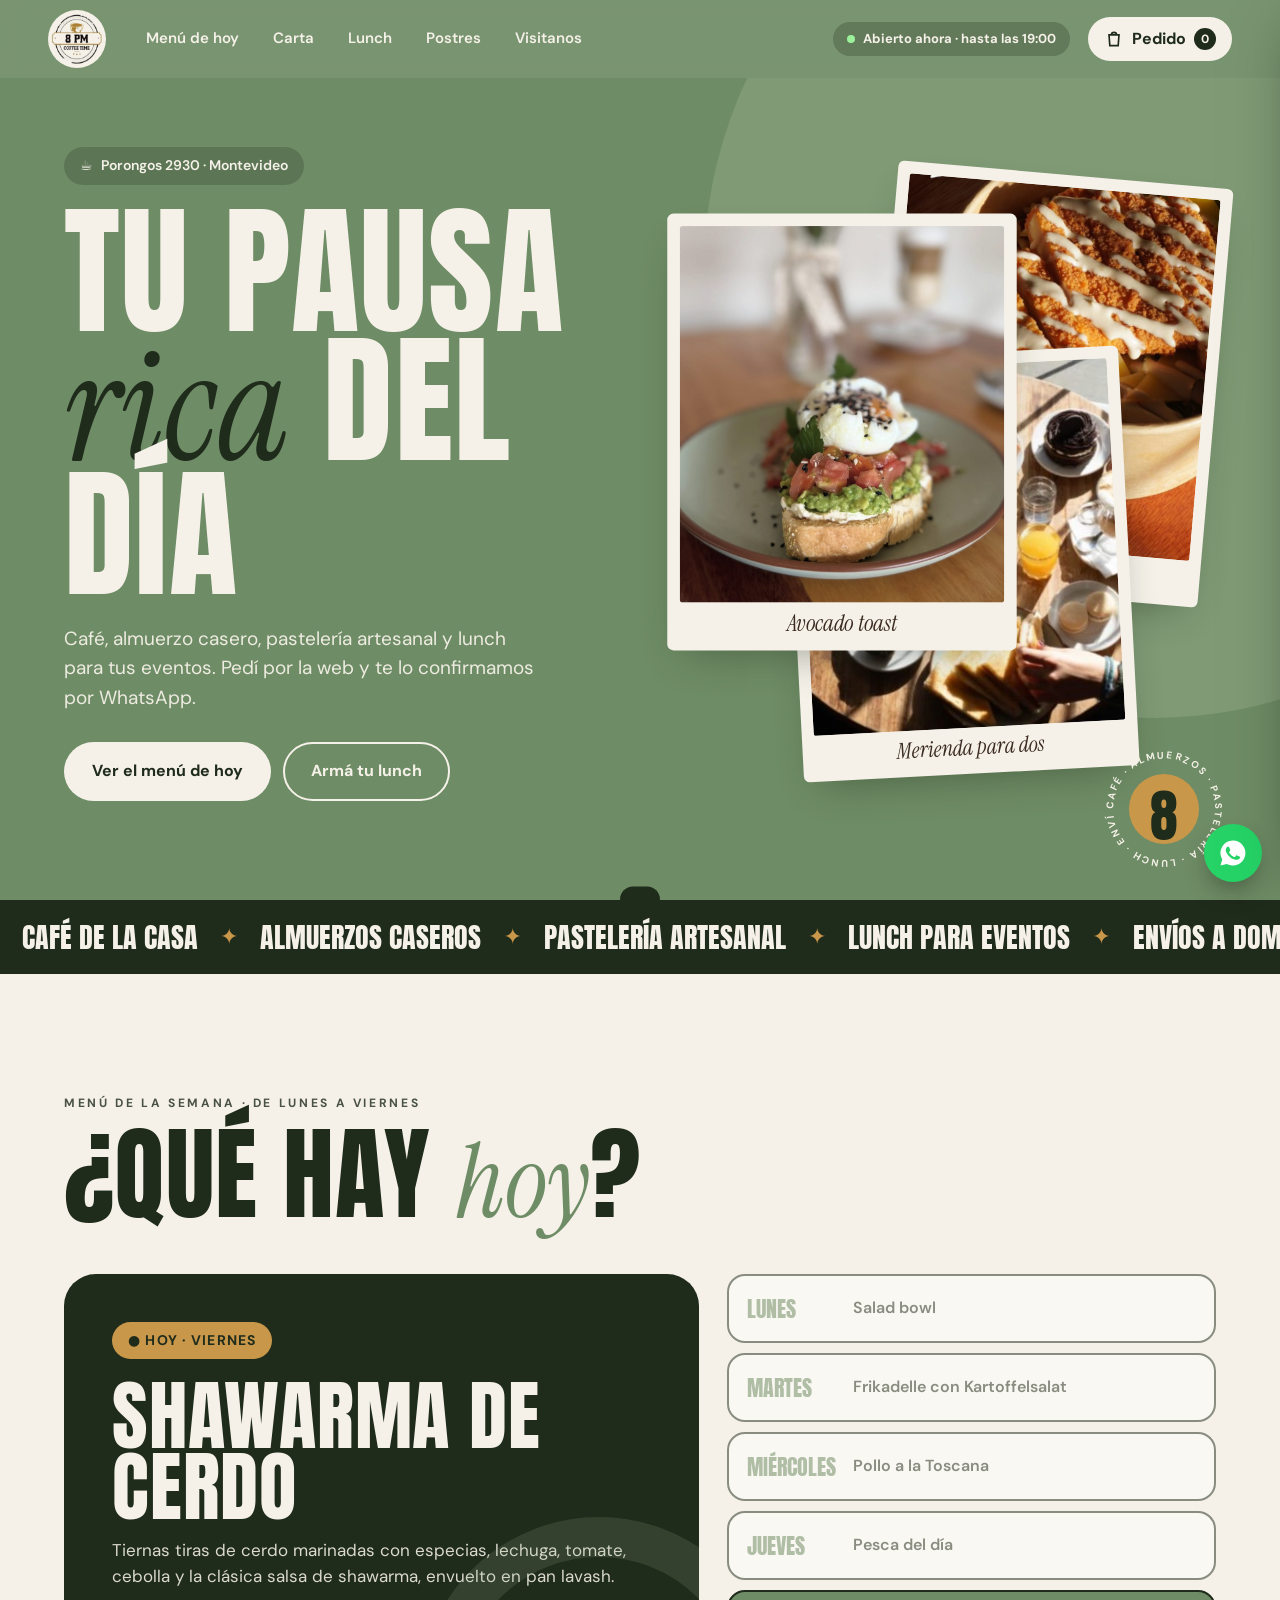
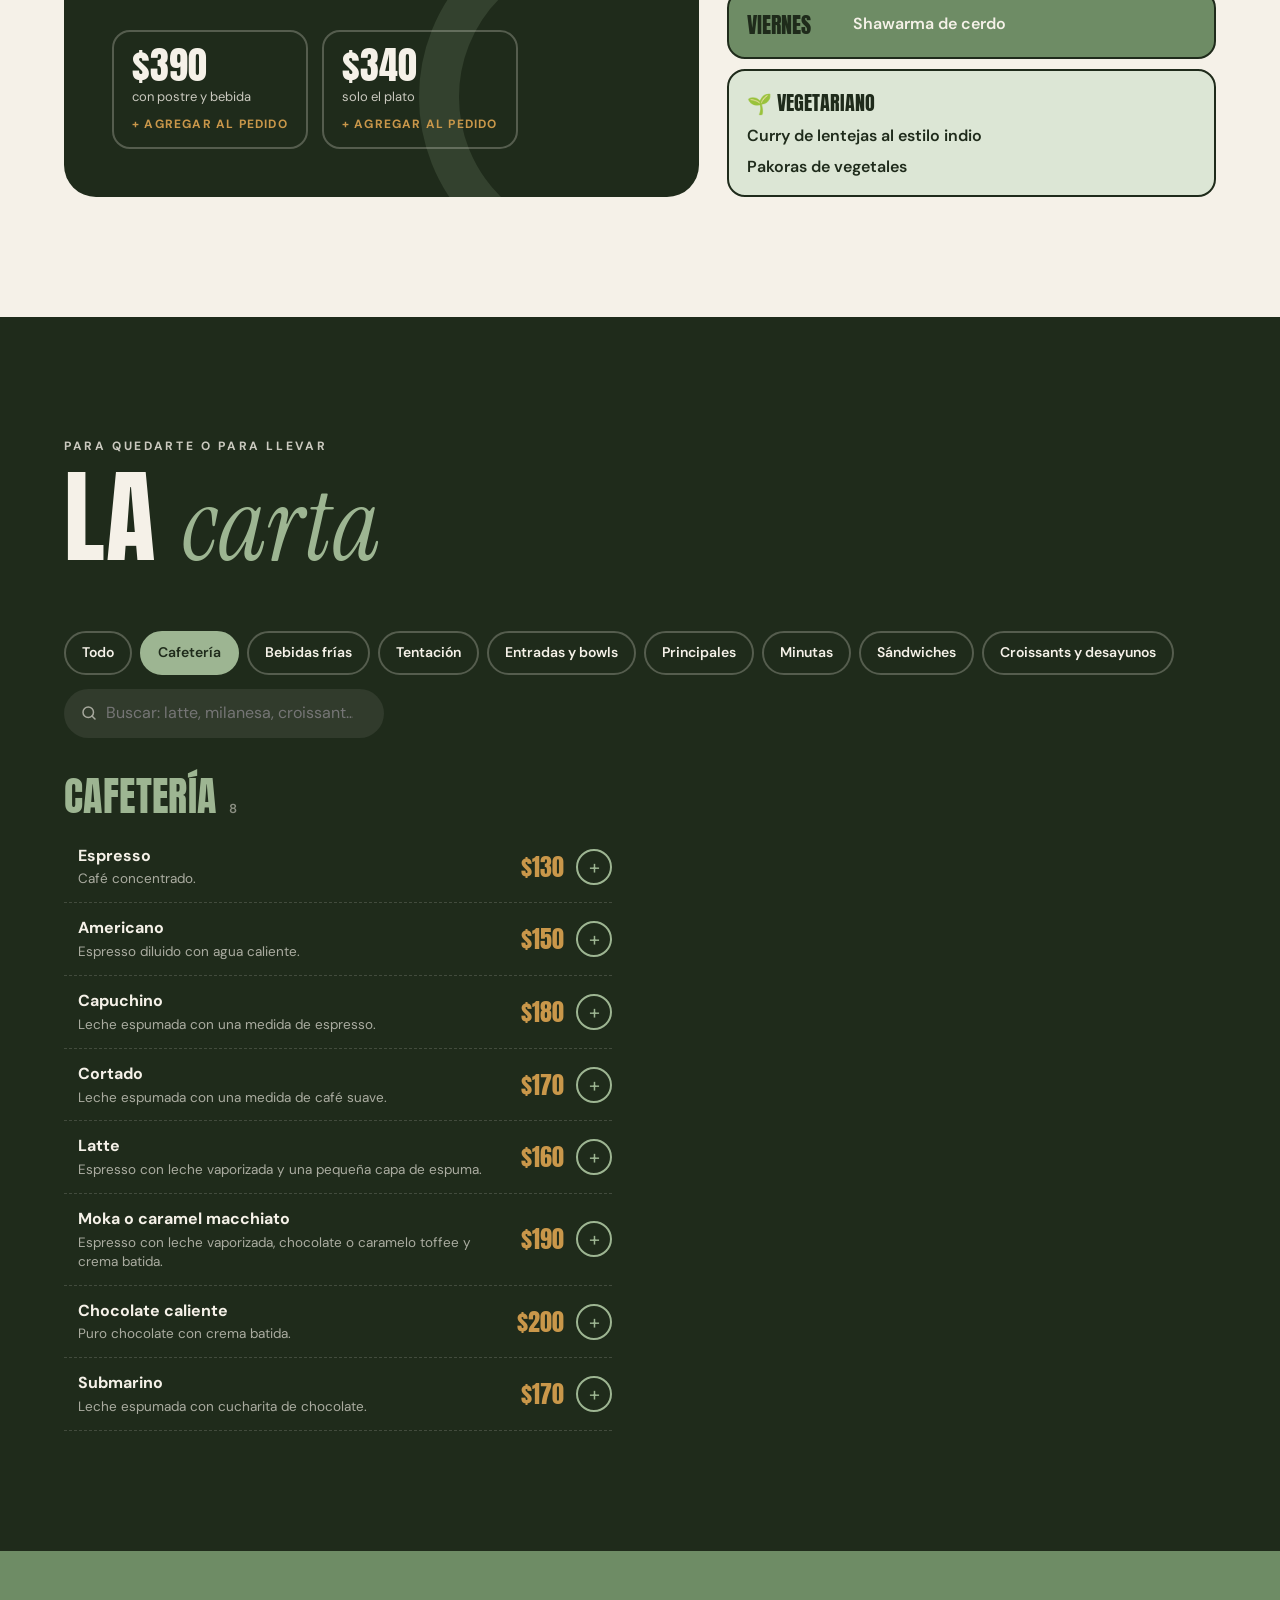
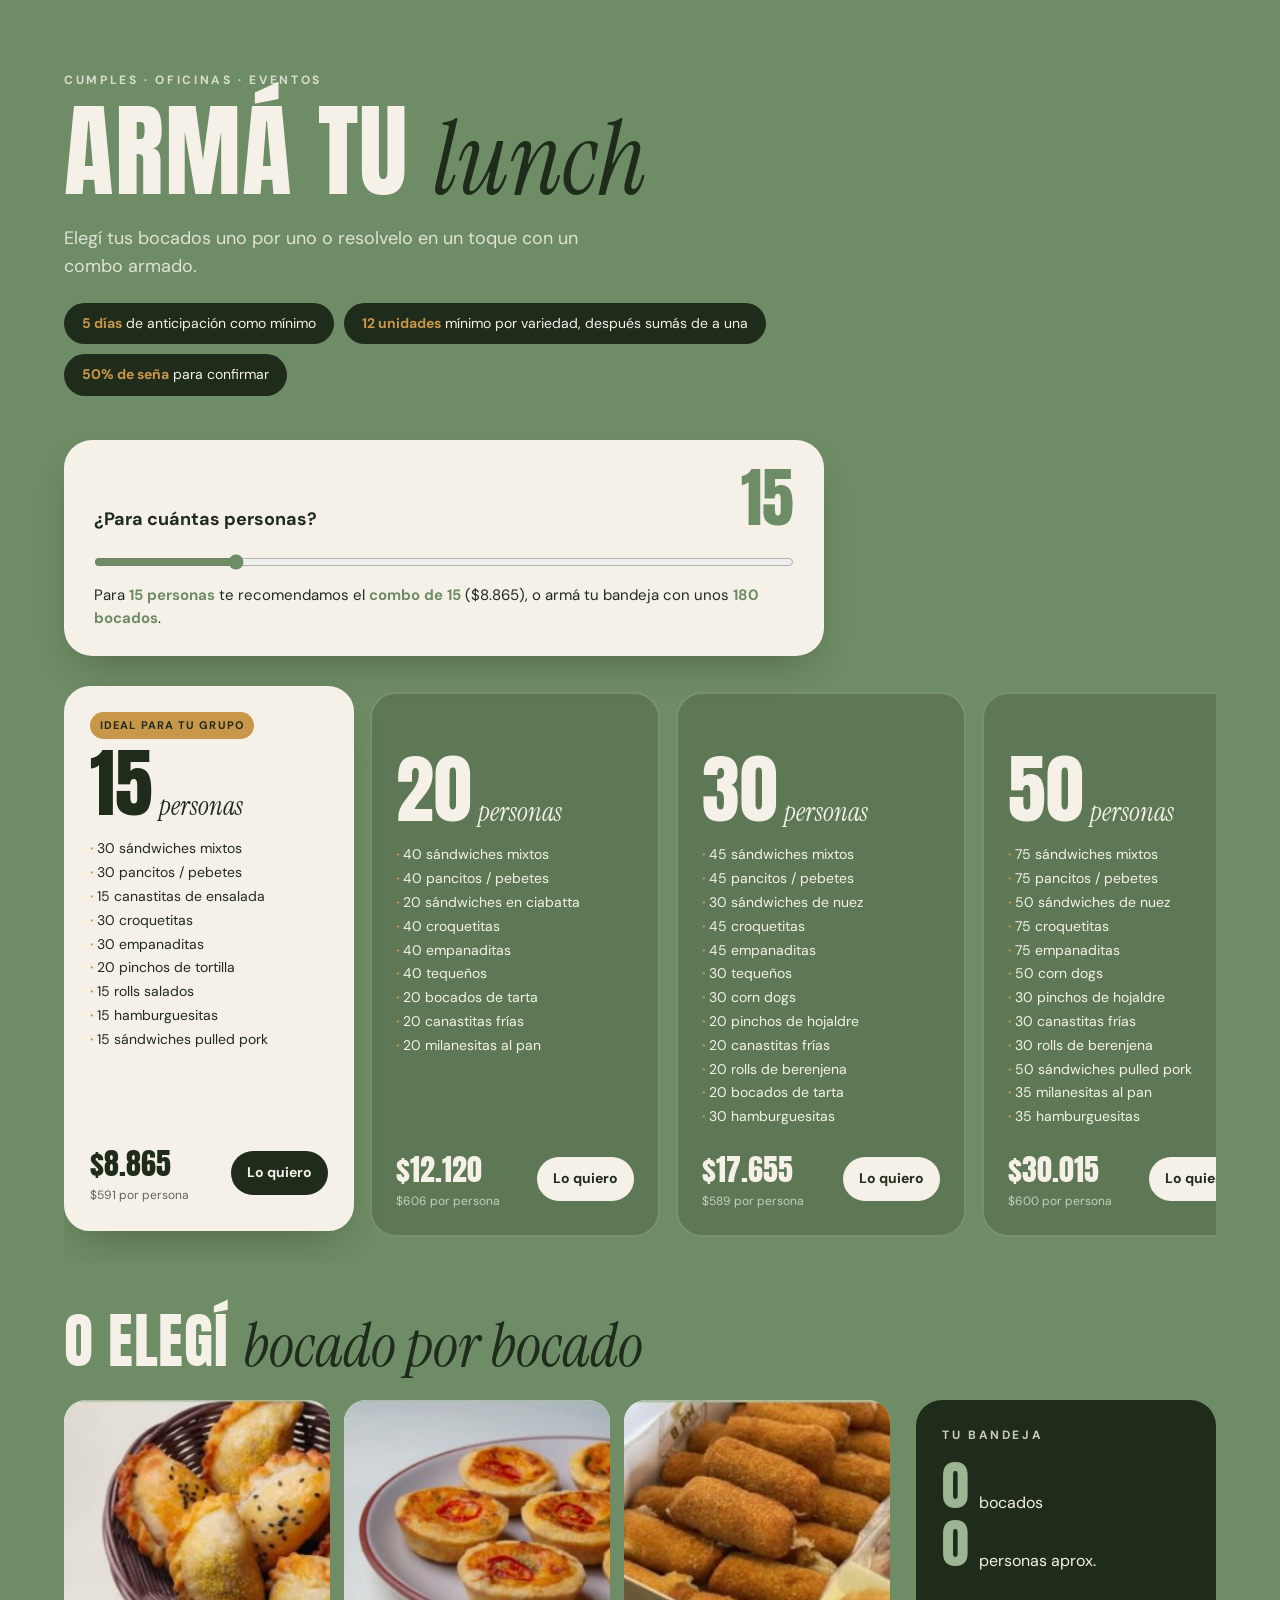
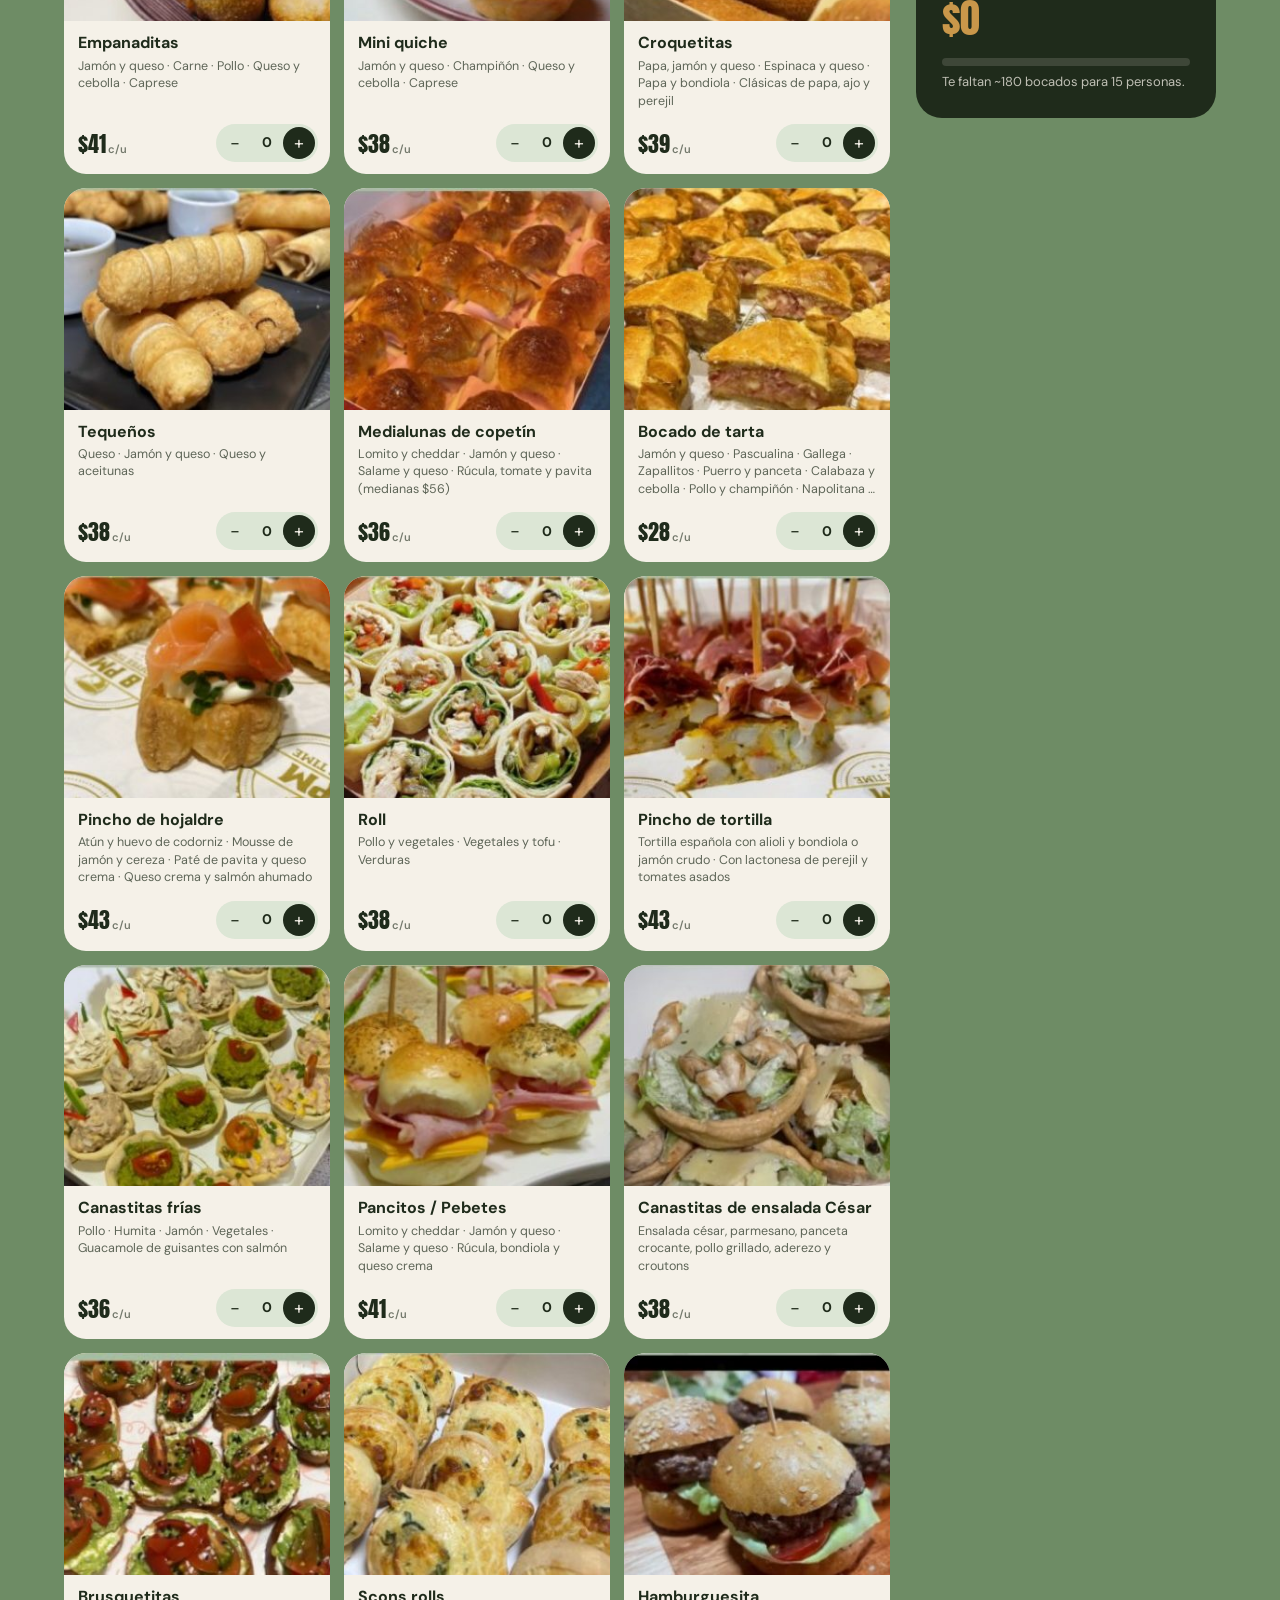
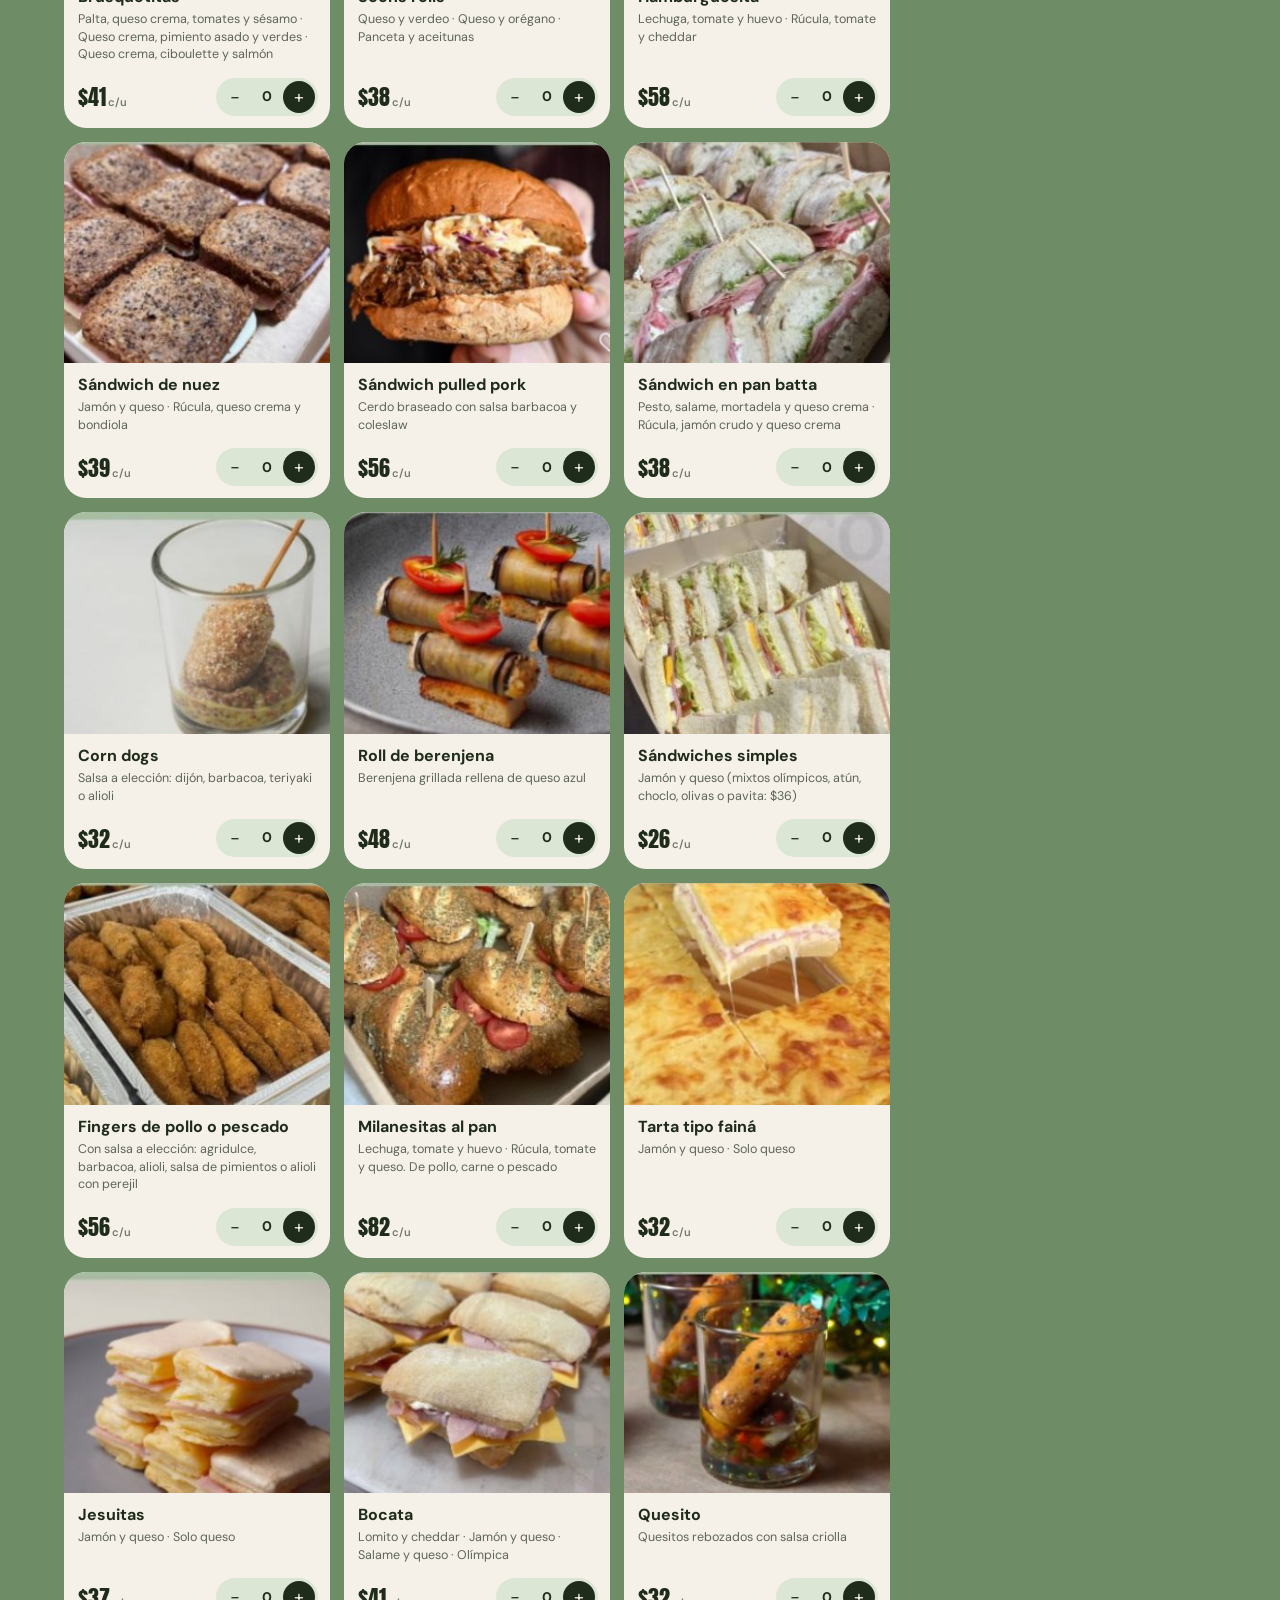
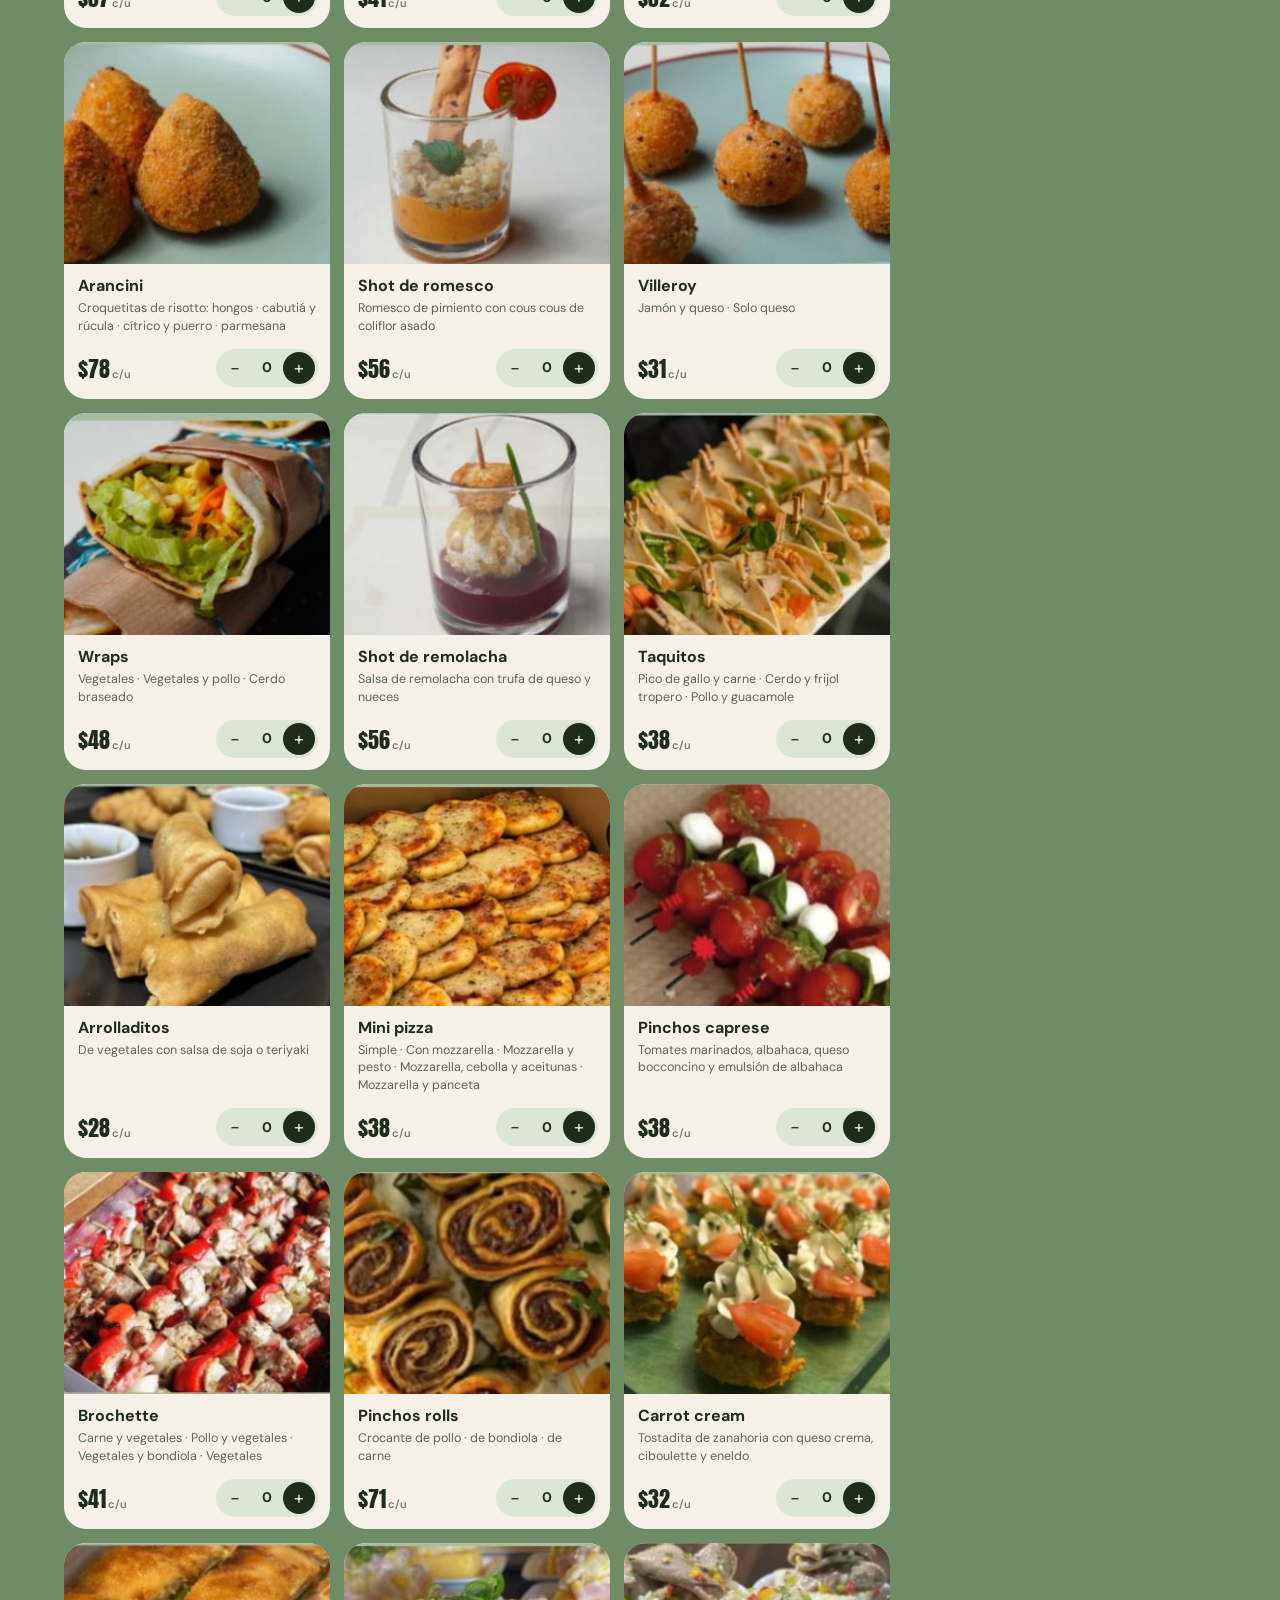
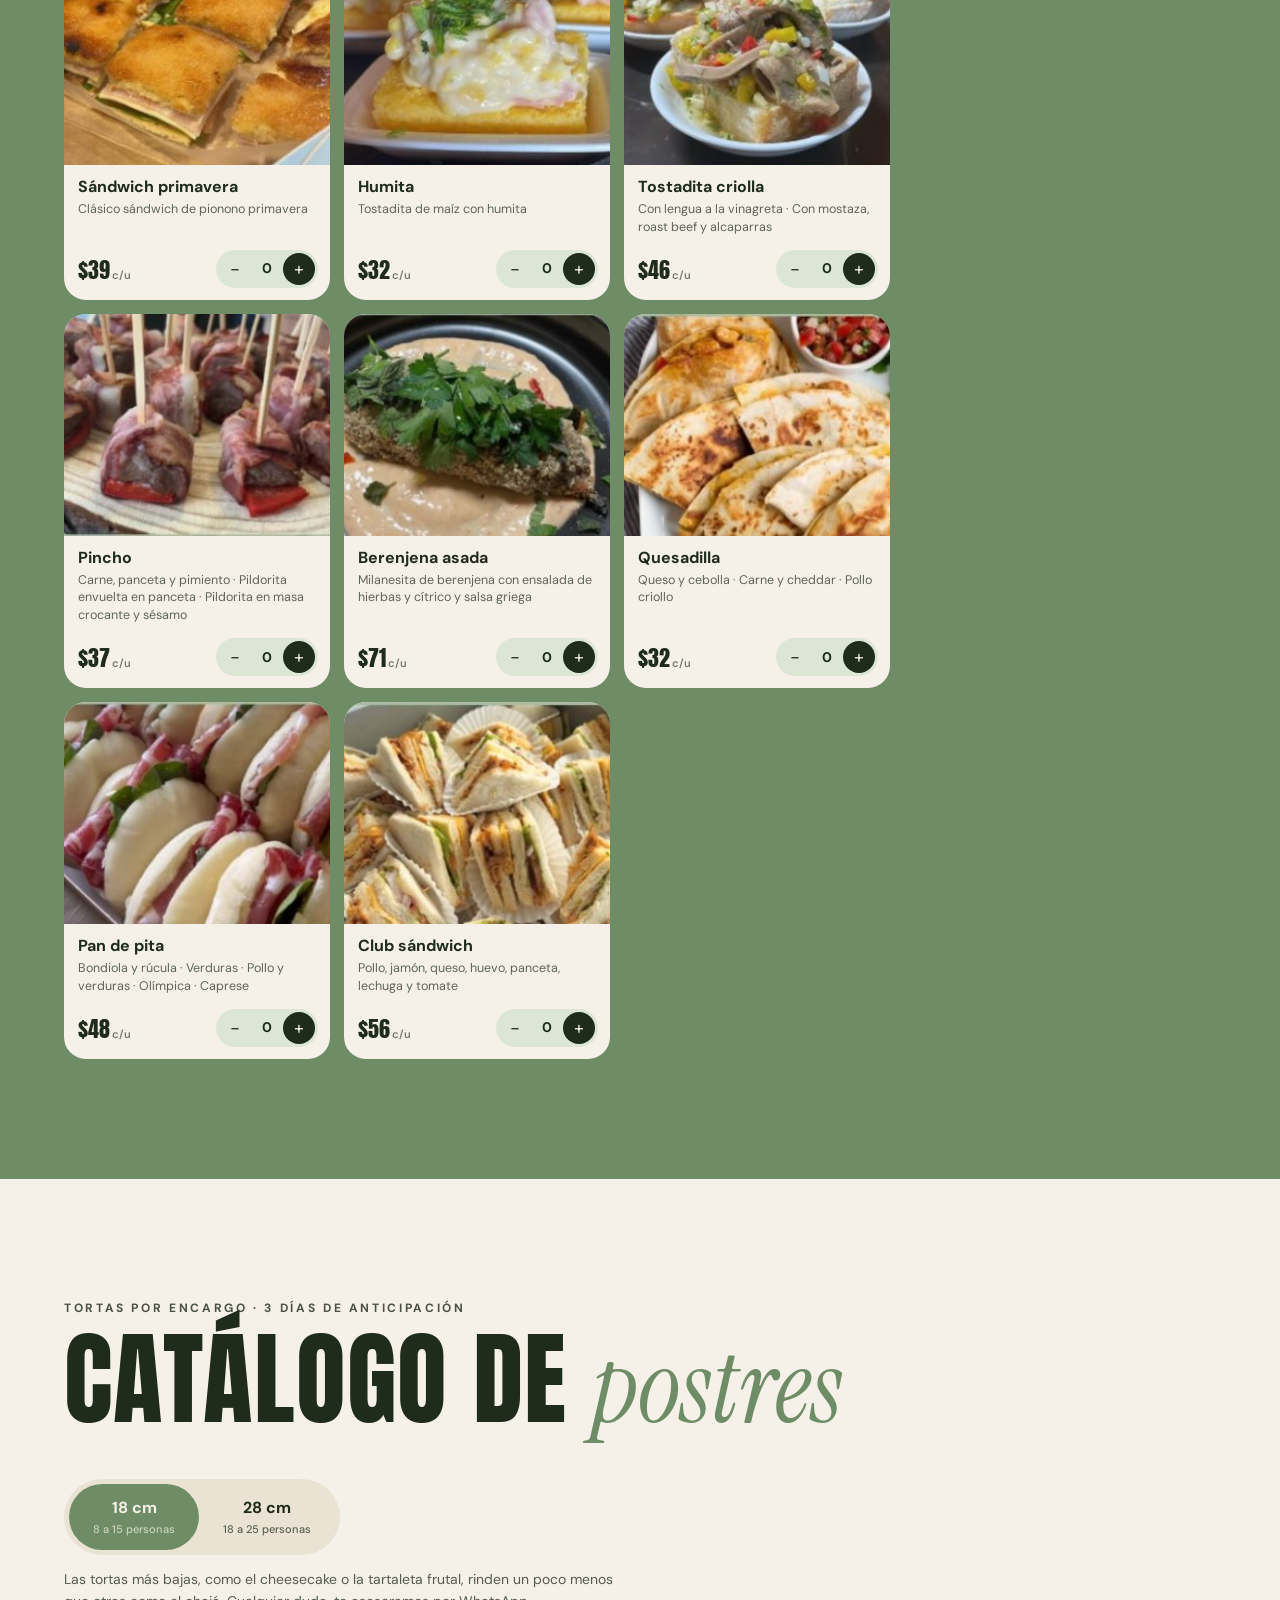
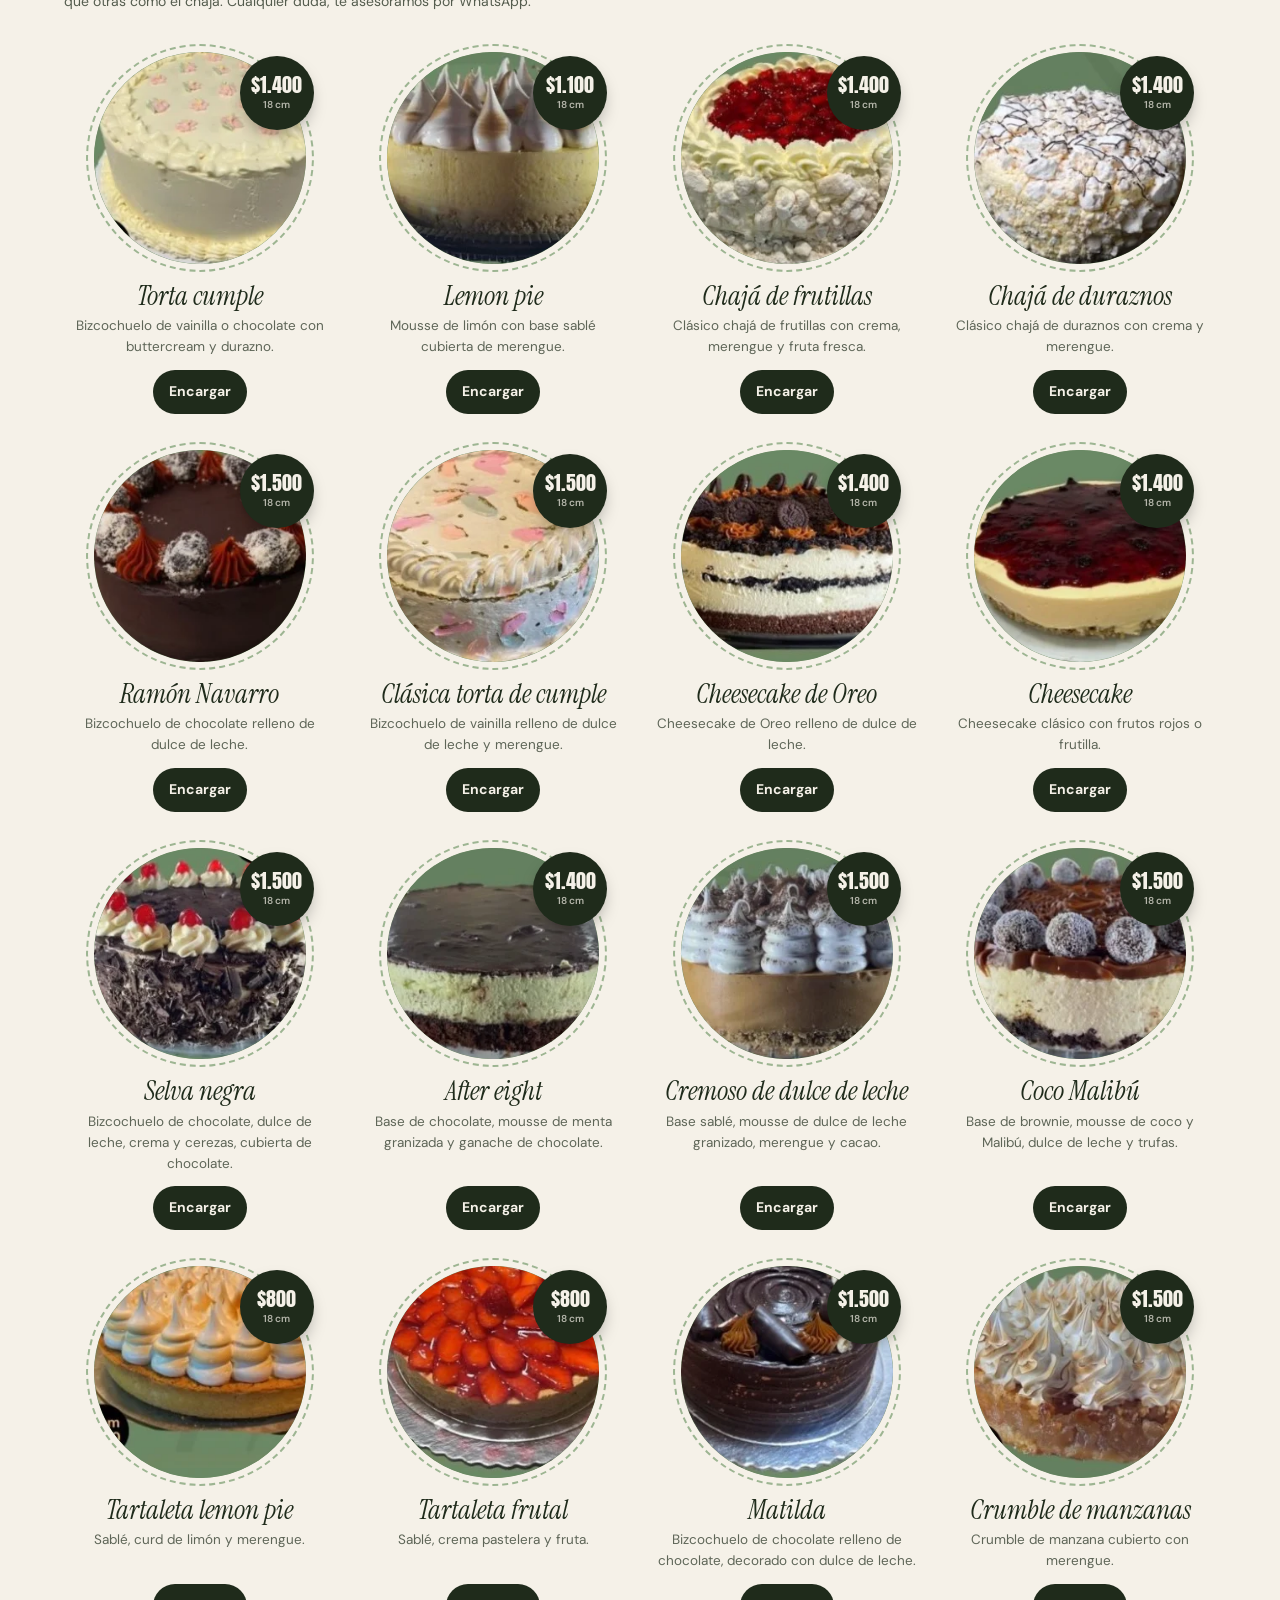
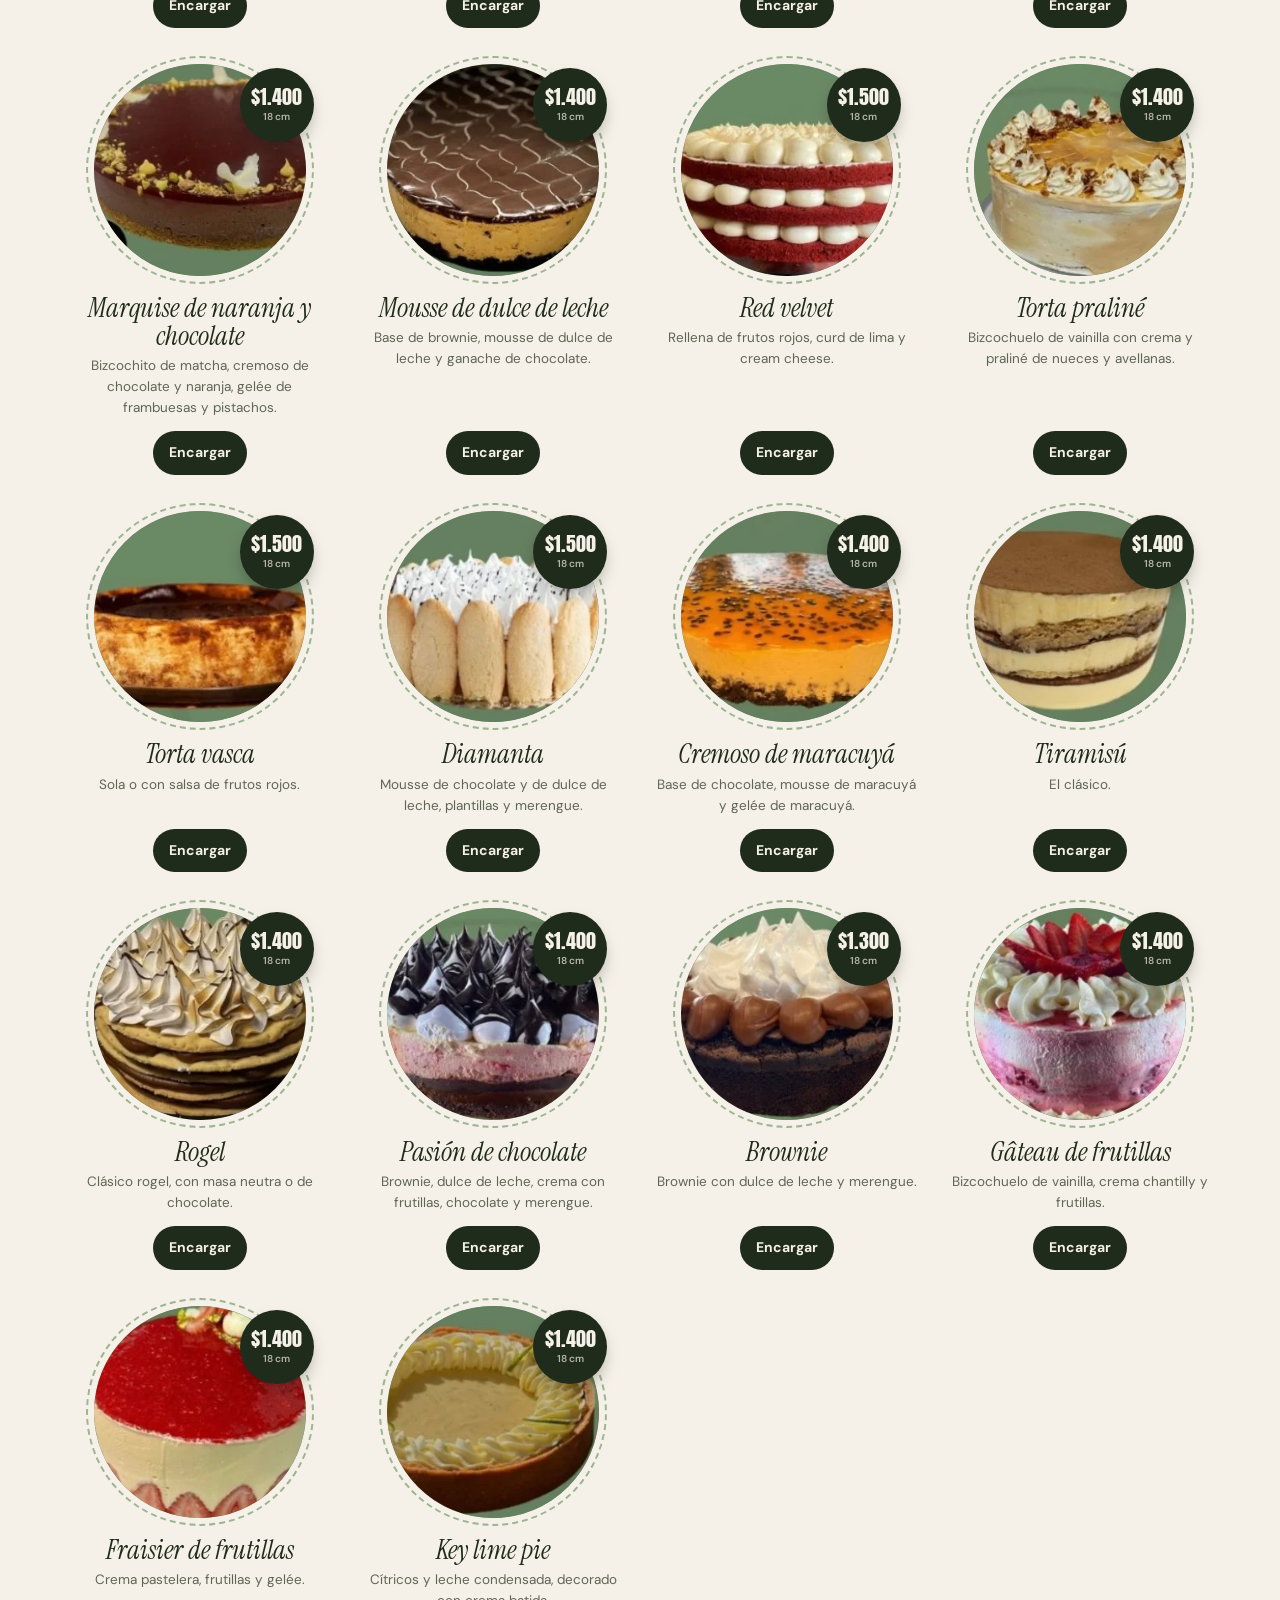
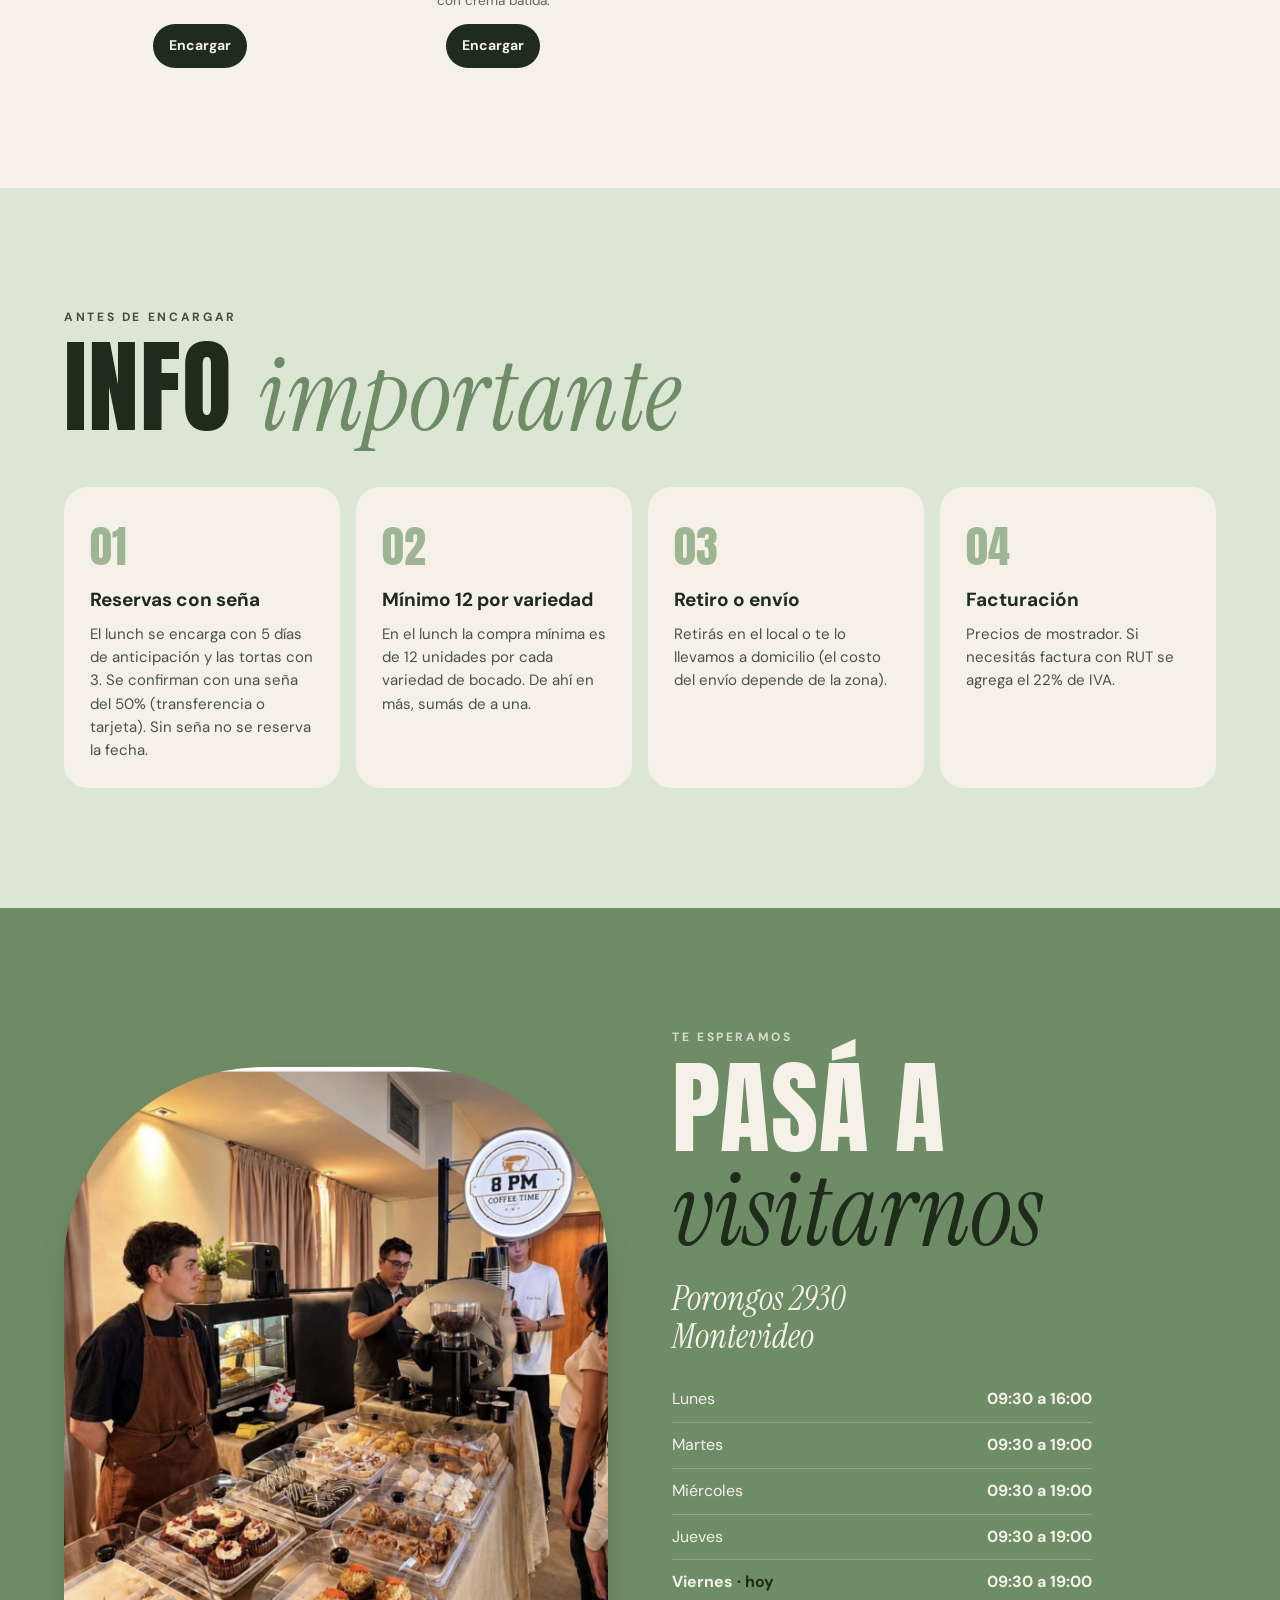
<file: index.html>
<!doctype html>
<html lang="es">
<head>
<meta charset="utf-8">
<meta name="viewport" content="width=device-width, initial-scale=1, viewport-fit=cover">
<title>8PM Coffee Time · Cafetería, almuerzos y pastelería en Montevideo</title>
<meta name="description" content="Cafetería, almuerzos caseros, pastelería artesanal y lunch para eventos. Porongos 2930, Montevideo. Pedidos y envíos al 098 824 889.">
<meta name="theme-color" content="#6E8C65">
<meta property="og:title" content="8PM Coffee Time">
<meta property="og:description" content="Café, almuerzo del día, tortas por encargo y lunch para tus eventos. Porongos 2930, Montevideo.">
<meta property="og:image" content="https://escritoriocamy.github.io/8pm-coffee-time/img/mesa.jpg">
<meta property="og:type" content="website">
<link rel="icon" href="img/logo.png">
<link rel="apple-touch-icon" href="img/logo.png">
<link rel="preconnect" href="https://fonts.googleapis.com">
<link rel="preconnect" href="https://fonts.gstatic.com" crossorigin>
<link href="https://fonts.googleapis.com/css2?family=Anton&family=DM+Sans:opsz,wght@9..40,400;9..40,500;9..40,700&family=Instrument+Serif:ital@0;1&display=swap" rel="stylesheet">
<link rel="stylesheet" href="css/estilos.css">
<script type="application/ld+json">
{"@context":"https://schema.org","@type":"CafeOrCoffeeShop","name":"8PM Coffee Time","telephone":"+59898824889",
 "address":{"@type":"PostalAddress","streetAddress":"Porongos 2930","addressLocality":"Montevideo","addressCountry":"UY"},
 "servesCuisine":["Café","Almuerzos","Pastelería"],"sameAs":["https://www.instagram.com/8pmcoffeetime/"],
 "openingHours":["Mo 09:30-16:00","Tu-Fr 09:30-19:00"]}
</script>
</head>
<body>

<!-- Bienvenida -->
<div class="splash" id="splash" aria-hidden="true">
  <div class="splash-reloj">
    <img src="img/logo.png" alt="">
    <span class="aguja aguja-h"></span><span class="aguja aguja-m"></span>
  </div>
  <p class="splash-txt">son las <em>8PM</em>, hora del café</p>
</div>

<div class="aviso" id="aviso" hidden></div>

<header class="cab" id="cab">
  <a href="#inicio" class="cab-logo" aria-label="8PM Coffee Time, inicio"><img src="img/logo.png" alt="8PM Coffee Time"></a>
  <nav class="cab-nav" id="nav">
    <a href="#hoy">Menú de hoy</a>
    <a href="#carta">Carta</a>
    <a href="#lunch">Lunch</a>
    <a href="#postres">Postres</a>
    <a href="#visitanos">Visitanos</a>
  </nav>
  <span class="estado" id="estado"><i></i><b>…</b></span>
  <button class="btn-pedido" id="abrirPedido" aria-label="Ver mi pedido">
    <svg viewBox="0 0 24 24" aria-hidden="true"><path d="M6 7h12l-1 13H7L6 7Zm3 0a3 3 0 0 1 6 0" fill="none" stroke="currentColor" stroke-width="2" stroke-linecap="round"/></svg>
    <span>Pedido</span><em id="cuenta">0</em>
  </button>
  <button class="hamb" id="hamb" aria-label="Menú"><span></span><span></span></button>
</header>

<main>
<!-- HERO -->
<section class="hero" id="inicio">
  <div class="hero-txt">
    <p class="chip-hero"><span>☕</span> Porongos 2930 · Montevideo</p>
    <h1>Tu pausa<br><em>rica</em> del día</h1>
    <p class="hero-sub">Café, almuerzo casero, pastelería artesanal y lunch para tus eventos. Pedí por la web y te lo confirmamos por WhatsApp.</p>
    <div class="hero-btns">
      <a href="#hoy" class="btn btn-crema">Ver el menú de hoy</a>
      <a href="#lunch" class="btn btn-linea">Armá tu lunch</a>
    </div>
  </div>
  <div class="hero-fotos" id="heroFotos">
    <figure style="--r:-7deg"><img src="img/avocado-toast.jpg" alt="Avocado toast"><figcaption>Avocado toast</figcaption></figure>
    <figure style="--r:5deg"><img src="img/cesar-bowl.jpg" alt="Salad César bowl"><figcaption>César bowl</figcaption></figure>
    <figure style="--r:-3deg"><img src="img/mesa.jpg" alt="Merienda en 8PM"><figcaption>Merienda para dos</figcaption></figure>
  </div>
  <div class="hero-sello" aria-hidden="true">
    <svg viewBox="0 0 200 200"><defs><path id="circ" d="M100,100 m-78,0 a78,78 0 1,1 156,0 a78,78 0 1,1 -156,0"/></defs>
      <text><textPath href="#circ">café · almuerzos · pastelería · lunch · envíos · </textPath></text></svg>
    <b>8</b>
  </div>
</section>

<div class="marquee" aria-hidden="true"><div class="marquee-in">
  <span>Café de la casa</span><i>✦</i><span>Almuerzos caseros</span><i>✦</i><span>Pastelería artesanal</span><i>✦</i><span>Lunch para eventos</span><i>✦</i><span>Envíos a domicilio</span><i>✦</i>
  <span>Café de la casa</span><i>✦</i><span>Almuerzos caseros</span><i>✦</i><span>Pastelería artesanal</span><i>✦</i><span>Lunch para eventos</span><i>✦</i><span>Envíos a domicilio</span><i>✦</i>
</div></div>

<!-- MENÚ DE HOY -->
<section class="sec hoy" id="hoy">
  <div class="sec-cab">
    <p class="kicker">Menú de la semana · de lunes a viernes</p>
    <h2>¿Qué hay <em>hoy</em>?</h2>
  </div>
  <div class="hoy-grid">
    <article class="hoy-card" id="hoyCard"></article>
    <ol class="semana" id="semana"></ol>
  </div>
</section>

<!-- CARTA -->
<section class="sec carta" id="carta">
  <div class="sec-cab">
    <p class="kicker">Para quedarte o para llevar</p>
    <h2>La <em>carta</em></h2>
  </div>
  <div class="carta-barra">
    <div class="chips" id="cats"></div>
    <label class="buscar"><svg viewBox="0 0 24 24"><circle cx="11" cy="11" r="7" fill="none" stroke="currentColor" stroke-width="2"/><path d="m20 20-4-4" stroke="currentColor" stroke-width="2" stroke-linecap="round"/></svg>
      <input id="buscar" type="search" placeholder="Buscar: latte, milanesa, croissant…" autocomplete="off"></label>
  </div>
  <div class="carta-lista" id="cartaLista"></div>
</section>

<!-- LUNCH -->
<section class="sec lunch" id="lunch">
  <div class="sec-cab">
    <p class="kicker">Cumples · oficinas · eventos</p>
    <h2>Armá tu <em>lunch</em></h2>
    <p class="sec-sub">Elegí tus bocados uno por uno o resolvelo en un toque con un combo armado.</p>
    <ul class="lunch-reglas">
      <li><b>5 días</b> de anticipación como mínimo</li>
      <li><b>12 unidades</b> mínimo por variedad, después sumás de a una</li>
      <li><b>50% de seña</b> para confirmar</li>
    </ul>
  </div>

  <div class="calc">
    <div class="calc-txt">
      <b>¿Para cuántas personas?</b>
      <output id="persOut">15</output>
    </div>
    <input type="range" id="pers" min="4" max="60" value="15" aria-label="Cantidad de personas">
    <p id="persRec" class="calc-rec"></p>
  </div>

  <div class="combos" id="combos"></div>

  <h3 class="lunch-h3">O elegí <em>bocado por bocado</em></h3>
  <div class="lunch-wrap">
    <div class="bocs" id="bocs"></div>
    <aside class="bandeja" id="bandeja">
      <p class="kicker">Tu bandeja</p>
      <div class="bandeja-num"><b id="bUnid">0</b><span>bocados</span></div>
      <div class="bandeja-num"><b id="bPers">0</b><span>personas aprox.</span></div>
      <div class="bandeja-tot" id="bTot">$0</div>
      <div class="medidor"><i id="bBar"></i></div>
      <p class="mini" id="bTip">Calculamos unos 12 bocados por persona.</p>
    </aside>
  </div>
</section>

<!-- POSTRES -->
<section class="sec postres" id="postres">
  <div class="sec-cab">
    <p class="kicker">Tortas por encargo · 3 días de anticipación</p>
    <h2>Catálogo de <em>postres</em></h2>
  </div>
  <div class="tam" role="radiogroup" aria-label="Tamaño">
    <button class="on" data-t="18" role="radio" aria-checked="true">18 cm <small>8 a 15 personas</small></button>
    <button data-t="28" role="radio" aria-checked="false">28 cm <small>18 a 25 personas</small></button>
    <i class="tam-bola"></i>
  </div>
  <p class="tam-nota">Las tortas más bajas, como el cheesecake o la tartaleta frutal, rinden un poco menos que otras como el chajá. Cualquier duda, te asesoramos por WhatsApp.</p>
  <div class="tortas" id="tortas"></div>
</section>

<!-- INFO -->
<section class="sec info">
  <div class="sec-cab">
    <p class="kicker">Antes de encargar</p>
    <h2>Info <em>importante</em></h2>
  </div>
  <div class="info-grid">
    <div><span>01</span><h4>Reservas con seña</h4><p>El lunch se encarga con 5 días de anticipación y las tortas con 3. Se confirman con una seña del 50% (transferencia o tarjeta). Sin seña no se reserva la fecha.</p></div>
    <div><span>02</span><h4>Mínimo 12 por variedad</h4><p>En el lunch la compra mínima es de 12 unidades por cada variedad de bocado. De ahí en más, sumás de a una.</p></div>
    <div><span>03</span><h4>Retiro o envío</h4><p>Retirás en el local o te lo llevamos a domicilio (el costo del envío depende de la zona).</p></div>
    <div><span>04</span><h4>Facturación</h4><p>Precios de mostrador. Si necesitás factura con RUT se agrega el 22% de IVA.</p></div>
  </div>
</section>

<!-- VISITANOS -->
<section class="sec visitanos" id="visitanos">
  <div class="vis-foto"><img src="img/local.jpg" alt="El mostrador de 8PM Coffee Time" loading="lazy"></div>
  <div class="vis-txt">
    <p class="kicker">Te esperamos</p>
    <h2>Pasá a <em>visitarnos</em></h2>
    <p class="vis-dir">Porongos 2930<br>Montevideo</p>
    <ul class="horas" id="horas"></ul>
    <div class="hero-btns">
      <a class="btn btn-crema" id="waVis" target="_blank" rel="noopener">Escribinos por WhatsApp</a>
      <a class="btn btn-linea" id="mapaVis" target="_blank" rel="noopener">Cómo llegar</a>
    </div>
  </div>
  <iframe class="mapa" id="mapa" title="Mapa: Porongos 2930" loading="lazy" referrerpolicy="no-referrer-when-downgrade"></iframe>
</section>
</main>

<footer class="pie">
  <img src="img/logo.png" alt="" class="pie-logo">
  <p class="pie-grande">Coffee <em>time</em>,<br>a cualquier hora.</p>
  <div class="pie-links">
    <a id="igPie" target="_blank" rel="noopener">Instagram @8pmcoffeetime</a>
    <a id="telPie">098 824 889</a>
    <a href="panel.html" class="pie-panel">Panel</a>
  </div>
  <p class="pie-credito">© <span id="anio"></span> 8PM Coffee Time</p>
  <a class="madeby" href="https://tuwebuy.online" target="_blank" rel="noopener"><span>Hecho con</span><img src="img/tuwebuy.png" alt="tuwebuy.online" width="105" height="16" loading="lazy"></a>
</footer>

<!-- Pedido (carrito en 3 pasos) -->
<div class="velo" id="velo"></div>
<aside class="cajon" id="cajon" aria-label="Tu pedido" aria-hidden="true" data-paso="0">
  <header class="cj-cab">
    <div class="cj-fila">
      <img src="img/logo.png" alt="" class="cj-logo">
      <div class="cj-tit"><h3>Tu <em>pedido</em></h3><span id="cjSub">Vacío por ahora</span></div>
      <button class="x" id="cerrarPedido" aria-label="Cerrar">×</button>
    </div>
    <ol class="cj-pasos" aria-hidden="true">
      <li class="on"><i>1</i>Pedido</li>
      <li><i>2</i>Entrega</li>
      <li><i>3</i>¡Listo!</li>
      <span class="cj-barra"></span>
    </ol>
  </header>

  <div class="cj-vistas">
    <div class="cj-riel" id="cjRiel">
      <!-- 1 · Lo que lleva -->
      <section class="cj-v">
        <div id="lista"></div>
        <div class="cj-suge" id="cjSuge" hidden></div>
      </section>

      <!-- 2 · Entrega -->
      <section class="cj-v">
        <form class="cj-form" id="formPedido" novalidate>
          <button type="button" class="cj-volver" data-ir="0">← Volver al pedido</button>
          <p class="cj-et">¿Cómo lo querés?</p>
          <div class="cj-modo" role="radiogroup">
            <label><input type="radio" name="entrega" value="Retiro en el local" checked>
              <span><b>🏪</b>Retiro<small>Porongos 2930</small></span></label>
            <label><input type="radio" name="entrega" value="Envío a domicilio">
              <span><b>🛵</b>Envío<small>según la zona</small></span></label>
          </div>
          <label class="cj-campo"><span>Tu nombre</span><input name="nombre" required autocomplete="name" placeholder="Ej: Sofía"></label>
          <label class="cj-campo"><span>Celular <i>(opcional)</i></span><input name="telefono" type="tel" inputmode="tel" autocomplete="tel" placeholder="09X XXX XXX"></label>
          <label class="cj-campo" id="cjDir" hidden><span>Dirección de entrega</span><input name="direccion" autocomplete="street-address" placeholder="Calle, número, apto"></label>
          <p class="cj-et">¿Para cuándo?</p>
          <div class="cj-dias" id="cjDias"></div>
          <div class="cj-dos">
            <label class="cj-campo"><span>Fecha</span><input name="fecha" type="date"></label>
            <label class="cj-campo"><span>Hora</span><input name="hora" type="time" value="12:30"></label>
          </div>
          <label class="cj-campo"><span>Algo más <i>(opcional)</i></span><textarea name="nota" rows="2" placeholder="Sabores, alergias, dedicatoria para la torta…"></textarea></label>
          <p class="cj-aviso" id="notaFecha" hidden></p>
        </form>
      </section>

      <!-- 3 · Listo -->
      <section class="cj-v cj-listo">
        <div class="cj-check"><svg viewBox="0 0 52 52"><circle cx="26" cy="26" r="24"/><path d="M15 27l7 7 15-16"/></svg></div>
        <h4>¡Pedido <em>enviado!</em></h4>
        <p class="cj-num" id="cjNum"></p>
        <p>Te abrimos WhatsApp con el pedido escrito. Si no se abrió, tocá el botón de abajo. Te contestamos para confirmar<span id="cjSenaTxt"></span>.</p>
        <button class="cj-btn-pdf" id="cjPdf"><svg viewBox="0 0 24 24"><path d="M12 3v12m0 0-4-4m4 4 4-4M5 19h14" fill="none" stroke="currentColor" stroke-width="2" stroke-linecap="round" stroke-linejoin="round"/></svg>Descargar comprobante (PDF)</button>
        <a class="cj-btn-wa" id="cjWaOtra" target="_blank" rel="noopener">Abrir WhatsApp de nuevo</a>
        <button class="cj-volver" id="cjOtro">Hacer otro pedido</button>
      </section>
    </div>
  </div>

  <footer class="cj-pie" id="cjPie">
    <div class="cj-tot">
      <span>Total estimado</span>
      <b id="total">$0</b>
      <small id="cjSena"></small>
    </div>
    <button class="cj-sig" id="cjSig" disabled>Continuar <span>→</span></button>
  </footer>
</aside>

<!-- Comprobante (se dibuja fuera de pantalla y se pasa a PDF) -->
<div class="comp-caja" aria-hidden="true"><div class="comp" id="comp"></div></div>

<a class="wa-flot" id="waFlot" target="_blank" rel="noopener" aria-label="WhatsApp">
  <svg viewBox="0 0 24 24"><path fill="currentColor" d="M12 2a10 10 0 0 0-8.6 15.1L2 22l5-1.3A10 10 0 1 0 12 2Zm5.3 14.2c-.2.6-1.3 1.2-1.8 1.2-.5.1-1 .2-3.4-.7-2.8-1.1-4.6-4-4.8-4.2-.1-.2-1.1-1.5-1.1-2.9 0-1.4.7-2 1-2.3.2-.3.5-.3.7-.3h.5c.2 0 .4 0 .6.5l.8 2c.1.2.1.4 0 .5l-.4.6-.4.4c-.1.2-.3.3-.1.6.2.3.8 1.3 1.7 2.1 1.2 1 2.1 1.3 2.4 1.5.3.1.5.1.6-.1l.9-1.1c.2-.3.4-.2.7-.1l1.9.9c.3.1.5.2.5.3.1.2.1.7-.2 1.3Z"/></svg>
</a>
<div class="toast" id="toast" role="status"></div>

<script src="js/config.js"></script>
<script src="js/comun.js"></script>
<script src="js/sitio.js"></script>
</body>
</html>
</file>
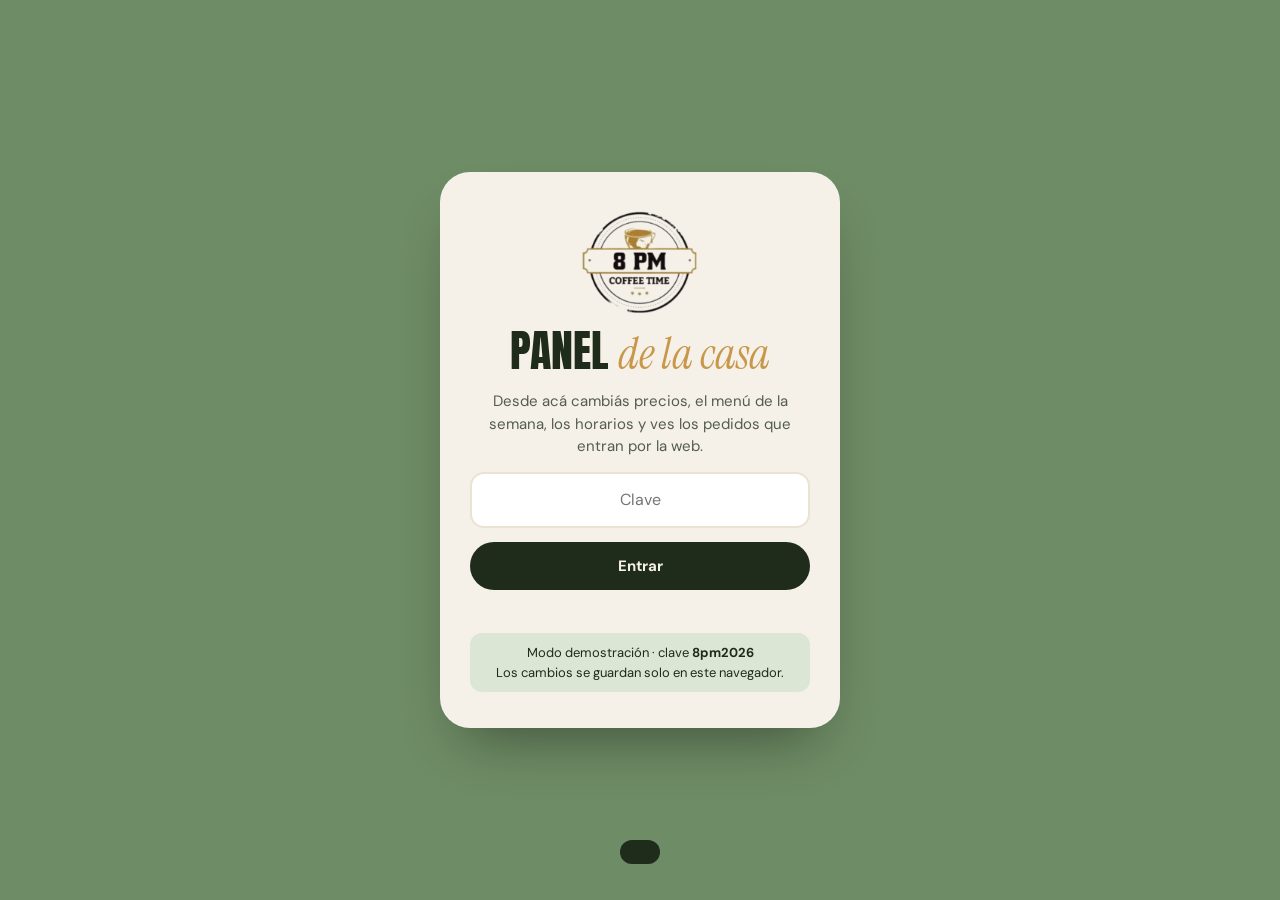
<file: panel.html>
<!doctype html>
<html lang="es">
<head>
<meta charset="utf-8">
<meta name="viewport" content="width=device-width, initial-scale=1, viewport-fit=cover">
<meta name="robots" content="noindex, nofollow">
<title>Panel · 8PM Coffee Time</title>
<meta name="theme-color" content="#1F2B1B">
<link rel="icon" href="img/logo.png">
<link rel="preconnect" href="https://fonts.googleapis.com">
<link rel="preconnect" href="https://fonts.gstatic.com" crossorigin>
<link href="https://fonts.googleapis.com/css2?family=Anton&family=DM+Sans:opsz,wght@9..40,400;9..40,500;9..40,700&family=Instrument+Serif:ital@0;1&display=swap" rel="stylesheet">
<link rel="stylesheet" href="css/panel.css">
</head>
<body>

<!-- Entrada -->
<section class="entrada" id="entrada">
  <form class="entrada-caja" id="formClave">
    <img src="img/logo.png" alt="8PM Coffee Time">
    <h1>Panel <em>de la casa</em></h1>
    <p>Desde acá cambiás precios, el menú de la semana, los horarios y ves los pedidos que entran por la web.</p>
    <input type="password" id="clave" placeholder="Clave" autocomplete="current-password" required>
    <button class="btn" type="submit">Entrar</button>
    <p class="err" id="errClave"></p>
    <p class="demo-nota" id="demoNota" hidden>Modo demostración · clave <b>8pm2026</b><br>Los cambios se guardan solo en este navegador.</p>
  </form>
</section>

<!-- Panel -->
<div class="app" id="app" hidden>
  <header class="top">
    <img src="img/logo.png" alt="">
    <div class="top-txt"><b>Panel 8PM</b><span id="modo"></span></div>
    <a class="top-ver" href="index.html" target="_blank">Ver la web ↗</a>
    <button class="top-salir" id="salir" title="Salir">Salir</button>
  </header>

  <nav class="tabs" id="tabs">
    <button data-t="inicio" class="on">Inicio</button>
    <button data-t="semana">Menú semanal</button>
    <button data-t="carta">Carta</button>
    <button data-t="lunch">Lunch</button>
    <button data-t="combos">Combos</button>
    <button data-t="postres">Postres</button>
    <button data-t="horarios">Horarios</button>
    <button data-t="pedidos">Pedidos <em id="nPed"></em></button>
  </nav>

  <main class="vista" id="vista"></main>

  <div class="barra-guardar" id="barra">
    <span id="estadoGuardar">Sin cambios</span>
    <button class="btn" id="guardar" disabled>Guardar y publicar</button>
  </div>
</div>

<div class="toast" id="toast" role="status"></div>
<input type="file" id="archivo" accept="image/*" hidden>

<script src="js/config.js"></script>
<script src="js/comun.js"></script>
<script src="js/panel.js"></script>
</body>
</html>
</file>
<file: css/estilos.css>
/* ===================================================================
   8PM Coffee Time — estilos de la web
   Salvia (verde de la marca) manda; crema, bosque y dorado acompañan.
   =================================================================== */
:root {
  --salvia: #6E8C65;
  --salvia-2: #9DB592;
  --salvia-3: #DCE6D5;
  --bosque: #1F2B1B;
  --bosque-2: #2C3A27;
  --crema: #F5F1E8;
  --crema-2: #EAE3D3;
  --oro: #C9974A;
  --cafe: #3A2A20;
  --tinta: #1F2B1B;
  --display: "Anton", Impact, sans-serif;
  --serif: "Instrument Serif", Georgia, serif;
  --sans: "DM Sans", system-ui, sans-serif;
  --radio: 22px;
  --sombra: 0 18px 40px -18px rgba(31, 43, 27, .45);
}
* { box-sizing: border-box; }
html { scroll-behavior: smooth; scroll-padding-top: 84px; }
body { margin: 0; background: var(--crema); color: var(--tinta); font: 16px/1.55 var(--sans); -webkit-font-smoothing: antialiased; overflow-x: hidden; }
img { max-width: 100%; display: block; }
a { color: inherit; }
button { font: inherit; color: inherit; cursor: pointer; }
h1, h2, h3 { font-family: var(--display); font-weight: 400; text-transform: uppercase; letter-spacing: .01em; line-height: .92; margin: 0; }
h1 em, h2 em, h3 em, .pie-grande em, .splash-txt em, .cajon-cab em {
  font-family: var(--serif); font-style: italic; text-transform: none; letter-spacing: 0; font-weight: 400; color: var(--oro);
}
.kicker { font-size: 12px; letter-spacing: .22em; text-transform: uppercase; font-weight: 700; margin: 0 0 14px; opacity: .8; }
.mini { font-size: 13px; opacity: .75; margin: 6px 0 0; }
.centro { text-align: center; }

/* ---------- Bienvenida ---------- */
.splash { position: fixed; inset: 0; z-index: 100; background: var(--salvia); display: grid; place-content: center; justify-items: center; gap: 22px;
  transition: clip-path .9s cubic-bezier(.7, 0, .2, 1); clip-path: circle(150% at 50% 50%); }
.splash.fuera { clip-path: circle(0% at 50% 50%); pointer-events: none; }
.splash-reloj { position: relative; width: min(260px, 62vw); aspect-ratio: 1; border-radius: 50%; background: var(--crema); display: grid; place-items: center;
  box-shadow: 0 30px 60px -20px rgba(0, 0, 0, .35); animation: pop .8s cubic-bezier(.2, 1.4, .4, 1) both; }
.splash-reloj img { width: 82%; }
.aguja { position: absolute; left: 50%; bottom: 50%; width: 5px; border-radius: 4px; background: var(--bosque); transform-origin: 50% 100%; margin-left: -2.5px; opacity: .85; }
.aguja-h { height: 26%; animation: horaria 1.6s .3s cubic-bezier(.6, 0, .2, 1) both; }
.aguja-m { height: 38%; width: 3px; margin-left: -1.5px; animation: minutero 1.6s .3s cubic-bezier(.6, 0, .2, 1) both; }
@keyframes horaria { from { transform: rotate(-120deg); } to { transform: rotate(240deg); } }
@keyframes minutero { from { transform: rotate(-1080deg); } to { transform: rotate(0deg); } }
@keyframes pop { from { transform: scale(.4); opacity: 0; } }
.splash-txt { color: var(--crema); font: 400 clamp(26px, 5vw, 40px)/1 var(--serif); margin: 0; animation: sube .7s .9s both; }
.splash-txt em { color: var(--bosque); }
@keyframes sube { from { transform: translateY(16px); opacity: 0; } }

/* ---------- Aviso ---------- */
.aviso { background: var(--oro); color: var(--bosque); text-align: center; font-weight: 700; padding: 10px 16px; font-size: 14px; }

/* ---------- Cabecera ---------- */
.cab { position: sticky; top: 0; z-index: 40; display: flex; align-items: center; gap: 18px; padding: 10px clamp(16px, 4vw, 48px);
  background: rgba(110, 140, 101, .92); backdrop-filter: blur(12px); -webkit-backdrop-filter: blur(12px); color: var(--crema); transition: box-shadow .3s; }
.cab.sombra { box-shadow: 0 10px 30px -15px rgba(0, 0, 0, .4); }
.cab-logo img { width: 58px; height: 58px; border-radius: 50%; background: var(--crema); padding: 3px; }
.cab-nav { display: flex; gap: 6px; margin-left: 8px; }
.cab-nav a { text-decoration: none; font-weight: 600; font-size: 15px; padding: 8px 14px; border-radius: 99px; transition: background .2s; }
.cab-nav a:hover, .cab-nav a.activo { background: rgba(245, 241, 232, .18); }
.estado { margin-left: auto; display: inline-flex; align-items: center; gap: 8px; font-size: 13px; font-weight: 600; background: rgba(31, 43, 27, .25); padding: 7px 14px; border-radius: 99px; white-space: nowrap; }
.estado i { width: 8px; height: 8px; border-radius: 50%; background: #E9B44C; }
.estado.abierto i { background: #9CF29A; box-shadow: 0 0 0 0 rgba(156, 242, 154, .7); animation: late 1.8s infinite; }
@keyframes late { 70% { box-shadow: 0 0 0 9px rgba(156, 242, 154, 0); } 100% { box-shadow: 0 0 0 0 rgba(156, 242, 154, 0); } }
.btn-pedido { display: inline-flex; align-items: center; gap: 8px; border: 0; background: var(--crema); color: var(--bosque); padding: 10px 16px; border-radius: 99px; font-weight: 700; }
.btn-pedido svg { width: 20px; height: 20px; }
.btn-pedido em { font-style: normal; background: var(--bosque); color: var(--crema); min-width: 22px; height: 22px; border-radius: 99px; display: grid; place-items: center; font-size: 12px; padding: 0 6px; }
.btn-pedido.salta { animation: salta .5s; }
@keyframes salta { 40% { transform: scale(1.15) rotate(-4deg); } }
.hamb { display: none; width: 44px; height: 44px; border: 0; background: transparent; position: relative; }
.hamb span { position: absolute; left: 10px; right: 10px; height: 2px; background: var(--crema); transition: .3s; }
.hamb span:first-child { top: 17px; } .hamb span:last-child { top: 25px; }
.hamb.on span:first-child { transform: translateY(4px) rotate(45deg); } .hamb.on span:last-child { transform: translateY(-4px) rotate(-45deg); }

/* ---------- Botones ---------- */
.btn { display: inline-flex; align-items: center; justify-content: center; gap: 10px; text-decoration: none; font-weight: 700; padding: 15px 26px; border-radius: 99px; border: 2px solid transparent; transition: transform .2s, background .2s, color .2s; }
.btn:hover { transform: translateY(-2px); }
.btn-crema { background: var(--crema); color: var(--bosque); }
.btn-linea { border-color: currentColor; color: inherit; }
.btn-linea:hover { background: var(--crema); color: var(--bosque); border-color: var(--crema); }
.btn-wa { background: #25D366; color: #fff; width: 100%; border: 0; }
.btn-wa svg { width: 22px; height: 22px; }

/* ---------- Hero ---------- */
.hero { position: relative; background: var(--salvia); color: var(--crema); min-height: calc(100svh - 78px); display: grid; grid-template-columns: 1.05fr 1fr; align-items: center; gap: 40px;
  padding: 40px clamp(16px, 5vw, 72px) 70px; overflow: hidden; }
.hero::before { content: ""; position: absolute; width: 70vw; height: 70vw; right: -25vw; top: -20vw; border-radius: 50%; background: rgba(157, 181, 146, .35); }
.hero-txt { position: relative; z-index: 2; }
.chip-hero { display: inline-flex; gap: 8px; background: rgba(31, 43, 27, .22); padding: 8px 16px; border-radius: 99px; font-weight: 600; font-size: 14px; margin: 0 0 22px; }
.hero h1 { font-size: clamp(64px, 11vw, 168px); }
.hero h1 em { color: var(--bosque); font-size: 1.08em; line-height: .8; }
.hero-sub { font-size: clamp(16px, 1.6vw, 19px); max-width: 480px; margin: 24px 0 30px; opacity: .95; }
.hero-btns { display: flex; flex-wrap: wrap; gap: 12px; }
.hero-fotos { position: relative; z-index: 1; height: min(600px, 70vh); }
.hero-fotos figure { position: absolute; margin: 0; width: 62%; aspect-ratio: 4/5; background: var(--crema); padding: 12px 12px 46px; border-radius: 6px; box-shadow: var(--sombra);
  transform: rotate(var(--r)); transition: transform .8s cubic-bezier(.2, .8, .2, 1), z-index 0s .4s; }
.hero-fotos figure img { width: 100%; height: 100%; object-fit: cover; border-radius: 3px; }
.hero-fotos figcaption { position: absolute; bottom: 12px; left: 0; right: 0; text-align: center; font: italic 22px var(--serif); color: var(--cafe); }
.hero-fotos figure:nth-child(1) { left: 0; top: 8%; }
.hero-fotos figure:nth-child(2) { right: 0; top: 0; }
.hero-fotos figure:nth-child(3) { left: 22%; top: 30%; }
.hero-fotos figure.frente { z-index: 3; transform: rotate(0deg) scale(1.04); }
.hero-sello { position: absolute; right: clamp(16px, 4vw, 60px); bottom: 26px; width: 130px; height: 130px; z-index: 4; display: grid; place-items: center; }
.hero-sello svg { position: absolute; inset: 0; animation: gira 18s linear infinite; }
.hero-sello text { fill: var(--crema); font: 700 15px var(--sans); letter-spacing: 3.2px; text-transform: uppercase; }
.hero-sello b { font: 56px var(--display); color: var(--bosque); background: var(--oro); width: 70px; height: 70px; border-radius: 50%; display: grid; place-items: center; }
@keyframes gira { to { transform: rotate(360deg); } }

/* ---------- Marquesina ---------- */
.marquee { background: var(--bosque); color: var(--crema); overflow: hidden; padding: 16px 0; }
.marquee-in { display: flex; width: max-content; animation: corre 30s linear infinite; }
.marquee span { font: 28px var(--display); text-transform: uppercase; padding: 0 22px; white-space: nowrap; }
.marquee i { color: var(--oro); font-style: normal; font-size: 22px; align-self: center; }
@keyframes corre { to { transform: translateX(-50%); } }

/* ---------- Secciones ---------- */
.sec { padding: clamp(70px, 10vw, 120px) clamp(16px, 5vw, 72px); }
.sec-cab { max-width: 900px; margin-bottom: 44px; }
.sec h2 { font-size: clamp(48px, 8vw, 112px); }
.sec-sub { font-size: 18px; max-width: 560px; margin: 18px 0 0; opacity: .85; }
.revela { opacity: 0; transform: translateY(30px); transition: opacity .8s, transform .8s cubic-bezier(.2, .8, .2, 1); }
.revela.visto { opacity: 1; transform: none; }

/* ---------- Menú de hoy ---------- */
.hoy h2 em { color: var(--salvia); }
.hoy-grid { display: grid; grid-template-columns: 1.3fr 1fr; gap: 28px; align-items: stretch; }
.hoy-card { position: relative; background: var(--bosque); color: var(--crema); border-radius: 32px; padding: clamp(28px, 4vw, 48px); overflow: hidden; display: flex; flex-direction: column; min-height: 420px; }
.hoy-card::after { content: ""; position: absolute; right: -80px; bottom: -80px; width: 280px; height: 280px; border-radius: 50%; border: 40px solid rgba(157, 181, 146, .16); }
.hoy-dia { display: inline-flex; align-self: flex-start; gap: 10px; align-items: center; background: var(--oro); color: var(--bosque); font-weight: 700; padding: 8px 16px; border-radius: 99px; font-size: 14px; letter-spacing: .08em; text-transform: uppercase; }
.hoy-card h3 { font-size: clamp(44px, 6vw, 84px); margin: 22px 0 14px; }
.hoy-card p { font-size: 17px; max-width: 520px; opacity: .88; margin: 0; }
.hoy-precios { display: flex; gap: 14px; flex-wrap: wrap; margin: auto 0 0; padding-top: 30px; position: relative; z-index: 1; }
.precio-op { border: 2px solid rgba(245, 241, 232, .25); border-radius: 18px; padding: 14px 18px; background: transparent; color: var(--crema); text-align: left; transition: .2s; }
.precio-op:hover { border-color: var(--oro); background: rgba(201, 151, 74, .12); }
.precio-op b { display: block; font: 38px/1 var(--display); }
.precio-op span { font-size: 13px; opacity: .8; }
.precio-op small { display: block; margin-top: 6px; color: var(--oro); font-weight: 700; font-size: 12px; text-transform: uppercase; letter-spacing: .1em; }
.semana { list-style: none; margin: 0; padding: 0; display: grid; gap: 10px; }
.semana li { display: grid; grid-template-columns: 92px 1fr; gap: 14px; align-items: center; background: #fff; border-radius: 18px; padding: 16px 18px; border: 2px solid transparent; transition: .25s; cursor: pointer; }
.semana li:hover { border-color: var(--salvia-2); }
.semana li b { font: 22px var(--display); text-transform: uppercase; color: var(--salvia); }
.semana li span { font-weight: 600; }
.semana li.es-hoy { background: var(--salvia); color: var(--crema); }
.semana li.es-hoy b { color: var(--bosque); }
.semana li.pasado { opacity: .5; }
.semana li.visto { border-color: var(--bosque); }
.semana li.veg { grid-template-columns: 1fr; gap: 6px; background: var(--salvia-3); cursor: default; }
.semana li.veg:hover { border-color: transparent; }
.semana li.veg b { font-size: 20px; color: var(--bosque); }
.semana li.veg span { display: block; }

/* ---------- Carta ---------- */
.carta { background: var(--bosque); color: var(--crema); }
.carta h2 em { color: var(--salvia-2); }
.carta-barra { position: sticky; top: 78px; z-index: 5; display: flex; gap: 14px; align-items: center; flex-wrap: wrap; padding: 14px 0; margin-bottom: 26px; background: var(--bosque); }
.chips { display: flex; gap: 8px; overflow-x: auto; scrollbar-width: none; flex: 1 1 auto; min-width: 0; }
.chips::-webkit-scrollbar { display: none; }
.chips button { flex: none; border: 2px solid rgba(245, 241, 232, .25); background: transparent; padding: 9px 16px; border-radius: 99px; font-weight: 600; font-size: 14px; white-space: nowrap; transition: .2s; }
.chips button.on { background: var(--salvia-2); border-color: var(--salvia-2); color: var(--bosque); }
.buscar { display: flex; align-items: center; gap: 8px; background: rgba(245, 241, 232, .08); border-radius: 99px; padding: 0 16px; min-width: 260px; flex: 0 1 320px; }
.buscar svg { width: 18px; height: 18px; opacity: .6; flex: none; }
.buscar input { border: 0; background: transparent; color: var(--crema); padding: 12px 0; width: 100%; font: inherit; outline: none; }
.carta-lista { columns: 2; column-gap: 56px; }
.cat-bloque { break-inside: avoid; margin-bottom: 46px; }
.cat-bloque h3 { font-size: 40px; color: var(--salvia-2); margin-bottom: 14px; display: flex; align-items: baseline; gap: 12px; }
.cat-bloque h3 small { font: 600 13px var(--sans); color: var(--crema); opacity: .5; letter-spacing: .1em; }
.plato { display: grid; grid-template-columns: auto 1fr auto; gap: 14px; align-items: center; padding: 13px 0; border-bottom: 1px dashed rgba(245, 241, 232, .16); }
.plato-foto { width: 56px; height: 56px; border-radius: 50%; object-fit: cover; border: 2px solid var(--salvia-2); }
.plato-txt { min-width: 0; }
.plato-txt b { font-weight: 700; font-size: 16px; }
.plato-txt p { margin: 2px 0 0; font-size: 13.5px; opacity: .65; line-height: 1.4; }
.plato-der { display: flex; align-items: center; gap: 12px; }
.plato-der span { font: 24px var(--display); color: var(--oro); }
.mas { width: 36px; height: 36px; border-radius: 50%; border: 2px solid var(--salvia-2); background: transparent; color: var(--salvia-2); font-size: 20px; line-height: 1; display: grid; place-items: center; transition: .2s; flex: none; }
.mas:hover, .mas.ok { background: var(--salvia-2); color: var(--bosque); }
.sin-res { opacity: .7; font-size: 17px; }

/* ---------- Lunch ---------- */
.lunch { background: var(--salvia); color: var(--crema); position: relative; overflow: hidden; }
.lunch h2 em, .lunch-h3 em { color: var(--bosque); }
.calc { background: var(--crema); color: var(--bosque); border-radius: 28px; padding: 26px 30px; max-width: 760px; margin-bottom: 26px; box-shadow: var(--sombra); }
.calc-txt { display: flex; justify-content: space-between; align-items: baseline; font-size: 18px; }
.calc-txt output { font: 64px/1 var(--display); color: var(--salvia); }
.calc input[type=range] { width: 100%; margin: 14px 0 8px; accent-color: var(--salvia); height: 28px; }
.calc-rec { margin: 0; font-size: 15px; }
.calc-rec b { color: var(--salvia); }
.combos { display: flex; gap: 16px; overflow-x: auto; scroll-snap-type: x mandatory; padding: 10px 2px 26px; scrollbar-width: thin; }
.combo { flex: 0 0 290px; scroll-snap-align: start; background: rgba(31, 43, 27, .2); border: 2px solid rgba(245, 241, 232, .2); border-radius: 26px; padding: 24px; display: flex; flex-direction: column; transition: .3s; }
.combo.rec { background: var(--crema); color: var(--bosque); border-color: var(--crema); transform: translateY(-6px); box-shadow: var(--sombra); }
.combo-n { font: 76px/0.9 var(--display); }
.combo-n small { font: italic 26px var(--serif); margin-left: 6px; }
.combo ul { margin: 14px 0 18px; padding: 0; list-style: none; font-size: 14px; line-height: 1.7; flex: 1; }
.combo li::before { content: "· "; color: var(--oro); font-weight: 700; }
.combo-pie { display: flex; justify-content: space-between; align-items: center; gap: 10px; }
.combo-pie b { font: 30px var(--display); }
.combo-pie em { display: block; font-style: normal; font-size: 12px; opacity: .7; }
.combo-badge { align-self: flex-start; font-size: 11px; font-weight: 700; letter-spacing: .1em; text-transform: uppercase; background: var(--oro); color: var(--bosque); padding: 5px 10px; border-radius: 99px; margin-bottom: 10px; visibility: hidden; }
.combo.rec .combo-badge { visibility: visible; }
.btn-chico { border: 0; background: var(--bosque); color: var(--crema); padding: 11px 16px; border-radius: 99px; font-weight: 700; font-size: 14px; }
.combo:not(.rec) .btn-chico { background: var(--crema); color: var(--bosque); }
.lunch-reglas { list-style: none; display: flex; flex-wrap: wrap; gap: 10px; padding: 0; margin: 22px 0 0; }
.lunch-reglas li { background: var(--bosque); color: var(--crema); padding: 10px 18px; border-radius: 99px; font-size: 14px; }
.lunch-reglas b { color: var(--oro); }
.lunch-h3 { font-size: clamp(36px, 5vw, 60px); margin: 50px 0 26px; }
.lunch-wrap { display: grid; grid-template-columns: 1fr 300px; gap: 26px; align-items: start; }
.bocs { display: grid; grid-template-columns: repeat(auto-fill, minmax(210px, 1fr)); gap: 14px; }
.boc { background: var(--crema); color: var(--bosque); border-radius: 22px; overflow: hidden; display: flex; flex-direction: column; transition: transform .25s, box-shadow .25s; position: relative; }
.boc:hover { transform: translateY(-4px); box-shadow: var(--sombra); }
.boc img { width: 100%; aspect-ratio: 6/5; object-fit: cover; }
.boc-txt { padding: 12px 14px 4px; flex: 1; }
.boc-txt b { display: block; font-size: 16px; line-height: 1.2; }
.boc-txt p { margin: 5px 0 0; font-size: 12.5px; opacity: .7; line-height: 1.4; display: -webkit-box; -webkit-line-clamp: 3; -webkit-box-orient: vertical; overflow: hidden; }
.boc-pie { display: flex; align-items: center; justify-content: space-between; padding: 10px 12px 12px 14px; }
.boc-pie > span { font: 22px var(--display); }
.boc-pie > span small { font: 600 11px var(--sans); opacity: .6; margin-left: 2px; }
.paso { display: flex; align-items: center; gap: 2px; background: var(--salvia-3); border-radius: 99px; padding: 3px; }
.paso button { width: 32px; height: 32px; border-radius: 50%; border: 0; background: var(--bosque); color: var(--crema); font-size: 18px; line-height: 1; }
.paso button:first-child { background: transparent; color: var(--bosque); }
.paso output { min-width: 28px; text-align: center; font-weight: 700; font-size: 14px; }
.boc.elegido { outline: 3px solid var(--bosque); }
.boc-cant { position: absolute; top: 10px; right: 10px; background: var(--bosque); color: var(--crema); font-weight: 700; font-size: 13px; padding: 4px 10px; border-radius: 99px; display: none; }
.boc.elegido .boc-cant { display: block; }
.bandeja { position: sticky; top: 100px; background: var(--bosque); color: var(--crema); border-radius: 26px; padding: 26px; }
.bandeja-num { display: flex; align-items: baseline; gap: 10px; }
.bandeja-num b { font: 54px/1 var(--display); color: var(--salvia-2); }
.bandeja-tot { font: 40px var(--display); color: var(--oro); margin: 14px 0 10px; }
.medidor { height: 8px; border-radius: 99px; background: rgba(245, 241, 232, .14); overflow: hidden; }
.medidor i { display: block; height: 100%; width: 0; background: var(--salvia-2); transition: width .4s; }

/* ---------- Postres ---------- */
.postres { background: var(--crema); position: relative; }
.postres h2 em { color: var(--salvia); }
.tam { position: relative; display: inline-flex; background: var(--crema-2); border-radius: 99px; padding: 5px; margin-bottom: 14px; }
.tam-nota { max-width: 560px; font-size: 14px; opacity: .75; margin: 0 0 40px; }
.tam button { position: relative; z-index: 1; border: 0; background: transparent; padding: 12px 24px; border-radius: 99px; font-weight: 700; transition: color .3s; }
.tam button small { display: block; font-weight: 500; font-size: 11px; opacity: .7; }
.tam button.on { color: var(--crema); }
.tam-bola { position: absolute; top: 5px; bottom: 5px; left: 5px; border-radius: 99px; background: var(--salvia); transition: transform .35s cubic-bezier(.3, 1.3, .5, 1), width .35s; }
.tortas { display: grid; grid-template-columns: repeat(auto-fill, minmax(220px, 1fr)); gap: 36px 22px; }
.torta { text-align: center; display: flex; flex-direction: column; align-items: center; }
.torta-img { position: relative; width: 78%; aspect-ratio: 1; border-radius: 50%; background: var(--salvia); padding: 0; transition: transform .5s cubic-bezier(.2, .9, .3, 1.3); }
.torta-img::before { content: ""; position: absolute; inset: -8px; border-radius: 50%; border: 2px dashed var(--salvia-2); transition: transform 1.2s; }
.torta:hover .torta-img { transform: rotate(-6deg) scale(1.04); }
.torta:hover .torta-img::before { transform: rotate(90deg); }
.torta-img img { width: 100%; height: 100%; border-radius: 50%; object-fit: cover; }
.torta-precio { position: absolute; right: -8px; top: 4px; background: var(--bosque); color: var(--crema); width: 74px; height: 74px; border-radius: 50%; display: grid; place-content: center; font: 20px/1 var(--display);
  box-shadow: 0 8px 18px -6px rgba(0, 0, 0, .4); transition: transform .3s; }
.torta-precio small { font: 600 10px var(--sans); opacity: .7; margin-top: 3px; }
.torta-precio.cambia { animation: gira-p .45s; }
@keyframes gira-p { 50% { transform: rotateY(90deg) scale(.9); } }
.torta h4 { font: italic 27px/1.05 var(--serif); margin: 18px 0 6px; }
.torta p { font-size: 13.5px; margin: 0 0 12px; opacity: .7; max-width: 260px; }
.torta .btn-chico { margin-top: auto; }

/* ---------- Info ---------- */
.info { background: var(--salvia-3); }
.info h2 em { color: var(--salvia); }
.info-grid { display: grid; grid-template-columns: repeat(4, 1fr); gap: 16px; }
.info-grid div { background: var(--crema); border-radius: 24px; padding: 26px; }
.info-grid span { font: 44px var(--display); color: var(--salvia-2); }
.info-grid h4 { font-size: 19px; margin: 6px 0 8px; }
.info-grid p { margin: 0; font-size: 15px; opacity: .8; }

/* ---------- Visitanos ---------- */
.visitanos { background: var(--salvia); color: var(--crema); display: grid; grid-template-columns: 1fr 1fr; gap: clamp(30px, 5vw, 70px); align-items: center; }
.visitanos h2 em { color: var(--bosque); }
.vis-foto img { border-radius: 200px 200px 28px 28px; aspect-ratio: 4/5; object-fit: cover; width: 100%; box-shadow: var(--sombra); }
.vis-dir { font: italic 34px/1.1 var(--serif); margin: 22px 0; }
.horas { list-style: none; padding: 0; margin: 0 0 30px; max-width: 420px; }
.horas li { display: flex; justify-content: space-between; padding: 10px 0; border-bottom: 1px solid rgba(245, 241, 232, .25); }
.horas li.es-hoy { font-weight: 700; }
.horas li.es-hoy span::after { content: " · hoy"; color: var(--bosque); }
.mapa { grid-column: 1 / -1; width: 100%; height: 340px; border: 0; border-radius: 28px; filter: grayscale(.35) contrast(1.05); }

/* ---------- Pie ---------- */
.pie { background: var(--bosque); color: var(--crema); padding: 80px clamp(16px, 5vw, 72px) 110px; text-align: center; }
.pie-logo { width: 110px; margin: 0 auto 26px; background: var(--crema); border-radius: 50%; padding: 6px; }
.pie-grande { font: 400 clamp(40px, 7vw, 92px)/.95 var(--display); text-transform: uppercase; margin: 0 0 30px; }
.pie-links { display: flex; gap: 12px 26px; justify-content: center; flex-wrap: wrap; }
.pie-links a { text-decoration: none; font-weight: 600; opacity: .85; }
.pie-panel { opacity: .4 !important; }
.pie-credito { margin: 40px 0 0; font-size: 13px; opacity: .5; }
.madeby { display: inline-flex; align-items: center; gap: 6px; margin-top: 14px; font-size: 11px; text-decoration: none; color: rgba(245, 241, 232, .6); }
.madeby img { height: 14px; width: auto; filter: brightness(0) invert(1); opacity: .7; }

/* ---------- Pedido (carrito en 3 pasos) ---------- */
.velo { position: fixed; inset: 0; background: rgba(20, 28, 17, .55); backdrop-filter: blur(3px); -webkit-backdrop-filter: blur(3px); z-index: 60; opacity: 0; pointer-events: none; transition: opacity .35s; }
.velo.on { opacity: 1; pointer-events: auto; }
.cajon { position: fixed; top: 0; right: 0; bottom: 0; width: min(460px, 100%); background: var(--crema); z-index: 61; transform: translateX(105%); transition: transform .55s cubic-bezier(.2, .9, .2, 1);
  display: flex; flex-direction: column; box-shadow: -30px 0 60px -30px rgba(0, 0, 0, .5); }
.cajon.on { transform: none; }
.cj-cab { background: var(--salvia); color: var(--crema); padding: 18px 22px 0; position: relative; overflow: hidden; flex: none; }
.cj-cab::after { content: ""; position: absolute; right: -60px; top: -70px; width: 200px; height: 200px; border-radius: 50%; border: 28px solid rgba(157, 181, 146, .35); pointer-events: none; }
.cj-fila { display: flex; align-items: center; gap: 14px; position: relative; z-index: 1; }
.cj-logo { width: 52px; height: 52px; border-radius: 50%; background: var(--crema); padding: 3px; flex: none; }
.cajon.on .cj-logo { animation: logoGira .9s .15s cubic-bezier(.3, 1.4, .5, 1) both; }
@keyframes logoGira { from { transform: rotate(-200deg) scale(.4); opacity: 0; } }
.cj-tit { flex: 1; min-width: 0; }
.cj-tit h3 { font-size: 36px; }
.cj-tit em { color: var(--bosque); }
.cj-tit span { font-size: 13px; font-weight: 600; opacity: .85; display: inline-block; }
.cj-tit span.bump { animation: bump .45s; }
@keyframes bump { 40% { transform: translateY(-4px) scale(1.06); } }
.x { width: 42px; height: 42px; border-radius: 50%; border: 0; background: rgba(31, 43, 27, .25); color: var(--crema); font-size: 26px; line-height: 1; flex: none; transition: transform .3s, background .2s; }
.x:hover { transform: rotate(90deg); background: rgba(31, 43, 27, .45); }
.cj-pasos { list-style: none; display: flex; justify-content: space-between; margin: 18px 0 0; padding: 0 0 14px; position: relative; z-index: 1; }
.cj-pasos::before { content: ""; position: absolute; left: 14px; right: 14px; top: 13px; height: 2px; background: rgba(245, 241, 232, .3); }
.cj-barra { position: absolute; left: 14px; top: 13px; height: 2px; background: var(--crema); width: 0; transition: width .5s cubic-bezier(.3, .9, .3, 1); }
.cajon[data-paso="1"] .cj-barra { width: calc(50% - 14px); }
.cajon[data-paso="2"] .cj-barra { width: calc(100% - 28px); }
.cj-pasos li { position: relative; z-index: 1; display: flex; flex-direction: column; align-items: center; gap: 4px; font-size: 11px; font-weight: 700; letter-spacing: .08em; text-transform: uppercase; opacity: .6; transition: opacity .3s; }
.cj-pasos li i { font-style: normal; width: 28px; height: 28px; border-radius: 50%; display: grid; place-items: center; background: var(--salvia); border: 2px solid rgba(245, 241, 232, .5); font-size: 13px; transition: .35s; }
.cj-pasos li.on { opacity: 1; }
.cj-pasos li.on i { background: var(--crema); color: var(--bosque); border-color: var(--crema); transform: scale(1.12); }
.cj-pasos li.hecho i { background: var(--bosque); border-color: var(--bosque); color: var(--crema); }

.cj-vistas { flex: 1; overflow: hidden; position: relative; }
.cj-riel { display: flex; width: 300%; height: 100%; transition: transform .55s cubic-bezier(.3, .9, .2, 1); }
.cajon[data-paso="1"] .cj-riel { transform: translateX(-33.3333%); }
.cajon[data-paso="2"] .cj-riel { transform: translateX(-66.6667%); }
.cj-v { width: 33.3333%; height: 100%; overflow-y: auto; padding: 14px 20px 24px; overscroll-behavior: contain; }

/* Renglones */
.cj-grupo { font-size: 11px; font-weight: 700; letter-spacing: .16em; text-transform: uppercase; color: var(--salvia); margin: 14px 4px 8px; display: flex; align-items: center; gap: 8px; }
.cj-grupo::after { content: ""; flex: 1; height: 1px; background: var(--crema-2); }
.cj-item { display: grid; grid-template-columns: 58px 1fr auto; gap: 12px; align-items: center; background: #fff; border-radius: 20px; padding: 10px 12px 10px 10px; margin-bottom: 8px;
  animation: entra .45s cubic-bezier(.2, 1.2, .4, 1) both; transition: transform .3s, opacity .3s, max-height .35s, margin .35s, padding .35s; max-height: 140px; }
.cj-item:nth-child(2) { animation-delay: .04s; } .cj-item:nth-child(3) { animation-delay: .08s; } .cj-item:nth-child(4) { animation-delay: .12s; } .cj-item:nth-child(5) { animation-delay: .16s; }
@keyframes entra { from { opacity: 0; transform: translateX(40px) scale(.96); } }
.cj-item.sale { opacity: 0; transform: translateX(-60px); max-height: 0; margin: 0; padding-top: 0; padding-bottom: 0; }
.cj-item.nuevo { animation: nuevo .7s cubic-bezier(.2, 1.3, .4, 1) both; }
@keyframes nuevo { 0% { opacity: 0; transform: scale(.8); background: var(--salvia-3); } 60% { background: var(--salvia-3); } }
.cj-foto { width: 58px; height: 58px; border-radius: 16px; object-fit: cover; background: var(--salvia-3); display: grid; place-items: center; font-size: 26px; }
.cj-foto.redonda { border-radius: 50%; }
.cj-info { min-width: 0; }
.cj-info b { display: block; font-size: 15px; line-height: 1.2; white-space: nowrap; overflow: hidden; text-overflow: ellipsis; }
.cj-info small { display: block; font-size: 12px; opacity: .6; margin-top: 2px; white-space: nowrap; overflow: hidden; text-overflow: ellipsis; }
.cj-info strong { display: block; font: 19px var(--display); color: var(--salvia); margin-top: 3px; letter-spacing: .02em; }
.cj-paso { display: flex; flex-direction: column; align-items: center; gap: 2px; background: var(--crema); border-radius: 99px; padding: 3px; }
.cj-paso button { width: 30px; height: 30px; border-radius: 50%; border: 0; font-size: 17px; line-height: 1; display: grid; place-items: center; transition: transform .15s; }
.cj-paso button:active { transform: scale(.85); }
.cj-paso button[data-a="1"] { background: var(--bosque); color: var(--crema); }
.cj-paso button[data-a="-1"] { background: transparent; color: var(--bosque); }
.cj-paso button.tacho { font-size: 14px; }
.cj-paso output { font-weight: 700; font-size: 13px; min-width: 24px; text-align: center; }
.cj-paso output.pop { animation: pop2 .35s; }
@keyframes pop2 { 50% { transform: scale(1.5); color: var(--salvia); } }

/* Sugerencia */
.cj-suge { display: flex; align-items: center; gap: 12px; background: var(--bosque); color: var(--crema); border-radius: 20px; padding: 12px 14px; margin-top: 12px; animation: entra .5s .2s both; }
.cj-suge span { font-size: 26px; }
.cj-suge p { margin: 0; flex: 1; font-size: 13px; line-height: 1.35; }
.cj-suge p b { display: block; font-size: 14px; }
.cj-suge button { border: 0; background: var(--oro); color: var(--bosque); font-weight: 700; padding: 9px 14px; border-radius: 99px; font-size: 13px; white-space: nowrap; }

/* Vacío */
.vacio { text-align: center; padding: 30px 10px 10px; }
.vacio svg { width: 120px; height: 120px; margin: 0 auto 6px; display: block; }
.vacio .humo { fill: none; stroke: var(--salvia-2); stroke-width: 3; stroke-linecap: round; animation: humo 2.4s ease-in-out infinite; }
.vacio .humo:nth-of-type(2) { animation-delay: .5s; } .vacio .humo:nth-of-type(3) { animation-delay: 1s; }
@keyframes humo { 0% { opacity: 0; transform: translateY(8px); } 40% { opacity: 1; } 100% { opacity: 0; transform: translateY(-10px); } }
.vacio b { display: block; font: italic 30px var(--serif); margin-bottom: 4px; }
.vacio p { margin: 0 auto 18px; max-width: 280px; opacity: .7; font-size: 14px; }
.vacio-atajos { display: flex; flex-wrap: wrap; gap: 8px; justify-content: center; }
.vacio-atajos a { text-decoration: none; background: #fff; border: 2px solid var(--crema-2); padding: 9px 14px; border-radius: 99px; font-weight: 700; font-size: 13px; transition: .2s; }
.vacio-atajos a:hover { border-color: var(--salvia); background: var(--salvia-3); }

/* Formulario */
.cj-form { display: grid; gap: 12px; }
.cj-volver { justify-self: start; border: 0; background: transparent; font-weight: 700; font-size: 13px; color: var(--salvia); padding: 4px 0; }
.cj-et { margin: 6px 0 -2px; font: italic 22px var(--serif); }
.cj-modo { display: grid; grid-template-columns: 1fr 1fr; gap: 10px; }
.cj-modo input { position: absolute; opacity: 0; }
.cj-modo span { display: block; background: #fff; border: 2px solid var(--crema-2); border-radius: 18px; padding: 12px; text-align: center; font-weight: 700; cursor: pointer; transition: .25s; }
.cj-modo span b { display: block; font-size: 26px; transition: transform .35s cubic-bezier(.3, 1.6, .5, 1); }
.cj-modo span small { display: block; font-weight: 500; font-size: 11.5px; opacity: .6; }
.cj-modo input:checked + span { border-color: var(--salvia); background: var(--salvia-3); }
.cj-modo input:checked + span b { transform: scale(1.2) rotate(-8deg); }
.cj-modo input:focus-visible + span { outline: 3px solid var(--oro); }
.cj-campo { display: grid; gap: 4px; }
.cj-campo > span { font-size: 11px; font-weight: 700; letter-spacing: .12em; text-transform: uppercase; opacity: .6; }
.cj-campo i { font-style: normal; text-transform: none; letter-spacing: 0; font-weight: 500; }
.cj-campo input, .cj-campo textarea { width: 100%; border: 2px solid var(--crema-2); border-radius: 14px; padding: 12px 14px; font: inherit; font-size: 16px; background: #fff; color: var(--tinta); transition: border-color .2s, box-shadow .2s; }
.cj-campo input:focus, .cj-campo textarea:focus { outline: none; border-color: var(--salvia); box-shadow: 0 0 0 4px rgba(110, 140, 101, .15); }
.cj-campo.error input { border-color: #B5483B; animation: tiembla .4s; }
@keyframes tiembla { 25% { transform: translateX(-6px); } 75% { transform: translateX(6px); } }
.cj-dos { display: grid; grid-template-columns: 1.3fr 1fr; gap: 10px; }
.cj-dias { display: flex; gap: 8px; overflow-x: auto; scrollbar-width: none; padding: 2px; }
.cj-dias::-webkit-scrollbar { display: none; }
.cj-dias button { flex: none; border: 2px solid var(--crema-2); background: #fff; border-radius: 16px; padding: 8px 12px; text-align: center; min-width: 62px; transition: .2s; }
.cj-dias button small { display: block; font-size: 10.5px; font-weight: 700; text-transform: uppercase; letter-spacing: .08em; opacity: .6; }
.cj-dias button b { font: 22px/1.1 var(--display); }
.cj-dias button.on { background: var(--bosque); color: var(--crema); border-color: var(--bosque); transform: translateY(-2px); }
.cj-dias button:disabled { opacity: .35; }
.cj-aviso { margin: 0; background: #fff; border-left: 4px solid var(--oro); border-radius: 10px; padding: 10px 12px; font-size: 13px; }

/* Listo */
.cj-listo { text-align: center; padding-top: 30px; }
.cj-check { width: 96px; height: 96px; margin: 0 auto 10px; }
.cj-check svg { width: 100%; height: 100%; fill: none; stroke-width: 3.5; stroke-linecap: round; stroke-linejoin: round; }
.cj-check circle { stroke: var(--salvia); stroke-dasharray: 151; stroke-dashoffset: 151; }
.cj-check path { stroke: var(--bosque); stroke-dasharray: 40; stroke-dashoffset: 40; }
.cajon[data-paso="2"] .cj-check circle { animation: traza .6s .35s forwards; }
.cajon[data-paso="2"] .cj-check path { animation: traza .4s .85s forwards; }
@keyframes traza { to { stroke-dashoffset: 0; } }
.cj-listo h4 { font: 44px/1 var(--display); text-transform: uppercase; margin: 0; }
.cj-listo h4 em { font-family: var(--serif); text-transform: none; color: var(--salvia); }
.cj-num { display: inline-block; background: var(--bosque); color: var(--crema); font-weight: 700; letter-spacing: .1em; padding: 6px 14px; border-radius: 99px; font-size: 13px; margin: 12px 0 6px; }
.cj-listo > p:not(.cj-num) { font-size: 14px; opacity: .75; max-width: 320px; margin: 8px auto 20px; }
.cj-btn-pdf, .cj-btn-wa { display: flex; align-items: center; justify-content: center; gap: 10px; width: 100%; border: 0; border-radius: 99px; padding: 15px; font-weight: 700; text-decoration: none; margin-bottom: 10px; font-size: 15px; }
.cj-btn-pdf { background: var(--salvia); color: var(--crema); }
.cj-btn-pdf svg { width: 20px; height: 20px; }
.cj-btn-pdf.cargando { opacity: .7; pointer-events: none; }
.cj-btn-wa { background: #fff; border: 2px solid #25D366; color: #128C4A; }
#cjOtro { justify-self: center; margin: 6px auto 0; display: block; }

/* Pie con total */
.cj-pie { flex: none; display: flex; align-items: center; gap: 14px; padding: 14px 20px calc(14px + env(safe-area-inset-bottom)); background: #fff; border-top: 1px solid var(--crema-2); transition: transform .4s, margin .4s; }
.cajon[data-paso="2"] .cj-pie { transform: translateY(100%); margin-top: -90px; }
.cj-tot { flex: 1; min-width: 0; }
.cj-tot span { display: block; font-size: 11px; font-weight: 700; letter-spacing: .12em; text-transform: uppercase; opacity: .55; }
.cj-tot b { font: 32px/1.05 var(--display); color: var(--bosque); }
.cj-tot small { display: block; font-size: 11.5px; color: var(--salvia); font-weight: 700; }
.cj-sig { border: 0; background: var(--bosque); color: var(--crema); font-weight: 700; padding: 16px 22px; border-radius: 99px; font-size: 15px; display: inline-flex; align-items: center; gap: 8px; transition: transform .2s, background .2s, opacity .2s; white-space: nowrap; }
.cj-sig span { transition: transform .25s; }
.cj-sig:hover span { transform: translateX(4px); }
.cj-sig:disabled { opacity: .35; }
.cj-sig.wa { background: #25D366; color: #fff; }
.cj-sig.wa span { display: none; }
.cj-sig svg { width: 20px; height: 20px; }

/* Comprobante: se arma fuera de la pantalla */
.comp-caja { position: fixed; left: -10000px; top: 0; width: 794px; pointer-events: none; }
.comp { width: 794px; min-height: 1123px; background: var(--crema); color: var(--bosque); font-family: var(--sans); position: relative; display: flex; flex-direction: column; }
.comp-cab { background: var(--salvia); color: var(--crema); padding: 44px 56px 36px; display: flex; align-items: center; gap: 28px; position: relative; overflow: hidden; }
.comp-cab img { width: 118px; height: 118px; border-radius: 50%; background: var(--crema); padding: 6px; }
.comp-cab .k { font-size: 12px; font-weight: 700; letter-spacing: .28em; text-transform: uppercase; opacity: .85; }
.comp-cab h1 { font-size: 64px; line-height: .9; margin: 6px 0 0; }
.comp-cab h1 { white-space: nowrap; }
.comp-cab h1 em { font-family: var(--serif); text-transform: none; color: var(--bosque); font-size: 44px; letter-spacing: .01em; }
.comp-cab .fecha { margin-left: auto; text-align: right; font-size: 13px; }
.comp-cab .fecha b { display: block; font: 26px var(--display); }
.comp-datos { display: grid; grid-template-columns: repeat(4, 1fr); gap: 0; margin: 30px 56px 0; background: #fff; border-radius: 18px; }
.comp-datos div { padding: 16px 18px; border-right: 1px solid var(--crema-2); }
.comp-datos div:last-child { border: 0; }
.comp-datos span { display: block; font-size: 10px; font-weight: 700; letter-spacing: .18em; text-transform: uppercase; color: var(--salvia); margin-bottom: 4px; }
.comp-datos b { font-size: 14px; display: block; line-height: 1.3; }
.comp-datos small { font-size: 12px; opacity: .7; }
.comp-tabla { margin: 26px 56px 0; border-collapse: collapse; width: calc(100% - 112px); font-size: 14px; }
.comp-tabla th { text-align: left; font-size: 10px; letter-spacing: .18em; text-transform: uppercase; color: var(--salvia); padding: 0 12px 10px; border-bottom: 2px solid var(--bosque); }
.comp-tabla td { padding: 12px; border-bottom: 1px dashed #d9d2c1; vertical-align: top; }
.comp-tabla td small { display: block; font-size: 11.5px; opacity: .6; margin-top: 2px; }
.comp-tabla .n { text-align: right; white-space: nowrap; }
.comp-tabla th.n { text-align: right; }
.comp-tabla td.n b { font-weight: 700; }
.comp-tots { display: flex; justify-content: space-between; align-items: flex-end; gap: 30px; margin: 26px 56px 0; }
.comp-cond { font-size: 11.5px; opacity: .75; max-width: 330px; line-height: 1.5; }
.comp-cond b { display: block; font: italic 20px var(--serif); opacity: 1; margin-bottom: 4px; }
.comp-caja-tot { background: var(--bosque); color: var(--crema); border-radius: 20px; padding: 18px 24px; min-width: 280px; }
.comp-caja-tot div { display: flex; justify-content: space-between; font-size: 13px; padding: 3px 0; }
.comp-caja-tot .grande { border-top: 1px solid rgba(245, 241, 232, .25); margin-top: 8px; padding-top: 10px; align-items: baseline; }
.comp-caja-tot .grande b { font: 40px var(--display); color: var(--salvia-2); }
.comp-caja-tot .sena b { color: var(--oro); }
.comp-pie { margin-top: auto; background: var(--bosque); color: var(--crema); padding: 26px 56px; display: flex; justify-content: space-between; align-items: center; }
.comp-pie p { margin: 0; font-size: 12.5px; opacity: .85; line-height: 1.6; }
.comp-pie .gracias { font: 400 34px/1 var(--display); text-transform: uppercase; opacity: 1; }
.comp-pie .gracias em { font-family: var(--serif); text-transform: none; color: var(--salvia-2); }

.wa-flot { position: fixed; right: 18px; bottom: 18px; z-index: 50; width: 58px; height: 58px; border-radius: 50%; background: #25D366; color: #fff; display: grid; place-items: center; box-shadow: 0 12px 28px -8px rgba(0, 0, 0, .45); transition: transform .2s; }
.wa-flot:hover { transform: scale(1.08); }
.wa-flot svg { width: 30px; height: 30px; }
.toast { position: fixed; left: 50%; bottom: 24px; z-index: 80; transform: translate(-50%, 140%); background: var(--bosque); color: var(--crema); padding: 13px 20px; border-radius: 99px; font-weight: 600; font-size: 14px;
  transition: transform .4s cubic-bezier(.2, 1.2, .4, 1); box-shadow: var(--sombra); white-space: nowrap; max-width: calc(100% - 32px); overflow: hidden; text-overflow: ellipsis; }
.toast.on { transform: translate(-50%, 0); }

/* ---------- Responsive ---------- */
@media (max-width: 1100px) {
  .info-grid { grid-template-columns: 1fr 1fr; }
  .cab-nav a { padding: 8px 10px; font-size: 14px; }
}
@media (max-width: 960px) {
  .hamb { display: block; }
  .cab { gap: 10px; }
  .cab-nav { position: fixed; top: 78px; left: 0; right: 0; flex-direction: column; background: var(--salvia); padding: 10px 16px 24px; margin: 0; gap: 0;
    transform: translateY(-120%); transition: transform .4s; z-index: -1; box-shadow: 0 20px 30px -20px rgba(0, 0, 0, .4); }
  .cab-nav.on { transform: none; }
  .cab-nav a { font: 34px var(--display); text-transform: uppercase; padding: 10px 4px; border-bottom: 1px solid rgba(245, 241, 232, .2); border-radius: 0; }
  .estado { margin-left: auto; }
  .btn-pedido span { display: none; }
  .hero { grid-template-columns: 1fr; min-height: auto; padding-top: 30px; }
  .hero-fotos { height: 420px; order: -1; }
  .hero-fotos figure { width: 58%; }
  .hoy-grid, .lunch-wrap, .visitanos { grid-template-columns: 1fr; }
  .carta-lista { columns: 1; }
  .bandeja { position: sticky; bottom: 12px; top: auto; display: grid; grid-template-columns: auto auto 1fr; align-items: center; gap: 4px 16px; padding: 14px 20px; order: -1; z-index: 4; box-shadow: var(--sombra); }
  .bandeja .kicker, .bandeja .mini, .bandeja .medidor { display: none; }
  .bandeja-num b { font-size: 30px; }
  .bandeja-num span { font-size: 12px; }
  .bandeja-tot { margin: 0; text-align: right; font-size: 30px; }
  .lunch-wrap { display: flex; flex-direction: column-reverse; }
}
@media (max-width: 600px) {
  html { scroll-padding-top: 70px; }
  .cab { padding: 8px 12px; }
  .cab-logo img { width: 50px; height: 50px; }
  .cab-nav { top: 66px; }
  .carta-barra { top: 66px; }
  .estado { font-size: 11.5px; padding: 6px 10px; }
  .estado b { max-width: 130px; overflow: hidden; text-overflow: ellipsis; }
  .btn-pedido { padding: 9px 12px; }
  .hero h1 { font-size: 68px; }
  .hero-fotos { height: 340px; margin: 0 -6px; }
  .hero-fotos figcaption { font-size: 17px; bottom: 8px; }
  .hero-fotos figure { padding: 8px 8px 34px; }
  .hero-sello { display: none; }
  .hero-btns .btn { flex: 1 1 100%; }
  .marquee span { font-size: 22px; }
  .info-grid { grid-template-columns: 1fr; }
  .semana li { grid-template-columns: 90px 1fr; padding: 13px 14px; }
  .buscar { min-width: 0; flex: 1 1 100%; }
  .bocs { grid-template-columns: 1fr 1fr; gap: 10px; }
  .boc-txt p { display: none; }
  .boc-txt b { font-size: 14px; }
  .boc-pie { flex-direction: column; align-items: stretch; gap: 8px; padding: 8px 10px 10px; }
  .paso { justify-content: space-between; }
  .tortas { grid-template-columns: 1fr 1fr; gap: 28px 12px; }
  .torta-img { width: 92%; }
  .torta-precio { width: 58px; height: 58px; font-size: 16px; right: -6px; }
  .torta h4 { font-size: 21px; }
  .torta p { display: none; }
  .combo { flex-basis: 82%; }
  .calc { padding: 20px; }
  .tam button { padding: 10px 16px; }
  .mapa { height: 260px; }
  .bandeja { grid-template-columns: auto 1fr; }
  .bandeja-num:nth-of-type(2) { display: none; }
}
@media (prefers-reduced-motion: reduce) {
  *, *::before, *::after { animation: none !important; transition: none !important; }
  .revela { opacity: 1; transform: none; }
}
@media (max-width: 600px) {
  .hoy-precios { flex-wrap: nowrap; gap: 10px; }
  .precio-op { flex: 1; padding: 12px 14px; }
  .precio-op b { font-size: 30px; }
  .hoy-card { min-height: 0; }
}
.cab-logo { flex: none; }
.estado { min-width: 0; overflow: hidden; }
.estado b { overflow: hidden; text-overflow: ellipsis; }
.btn-pedido, .hamb { flex: none; }
[hidden] { display: none !important; }
.cj-tot span, .cj-tot small { white-space: nowrap; }
body:has(.cajon.on) .toast { bottom: 104px; }
@media (max-width: 420px) {
  .cj-pie { gap: 10px; padding-left: 16px; padding-right: 16px; }
  .cj-tot b { font-size: 27px; }
  .cj-sig { padding: 15px 16px; font-size: 14px; }
  .cj-sig.wa svg { width: 18px; height: 18px; }
  .cj-v { padding-left: 16px; padding-right: 16px; }
}
</file>
<file: css/panel.css>
/* ===================================================================
   8PM Coffee Time — panel de carga (pensado primero para el celular)
   =================================================================== */
:root {
  --salvia: #6E8C65; --salvia-2: #9DB592; --salvia-3: #DCE6D5; --bosque: #1F2B1B;
  --crema: #F5F1E8; --crema-2: #EAE3D3; --oro: #C9974A; --rojo: #B5483B;
  --display: "Anton", Impact, sans-serif; --serif: "Instrument Serif", Georgia, serif; --sans: "DM Sans", system-ui, sans-serif;
}
* { box-sizing: border-box; }
body { margin: 0; background: var(--crema); color: var(--bosque); font: 15px/1.5 var(--sans); -webkit-font-smoothing: antialiased; }
button { font: inherit; cursor: pointer; color: inherit; }
input, textarea, select { font: inherit; font-size: 16px; color: var(--bosque); }
h1, h2, h3 { font-family: var(--display); font-weight: 400; text-transform: uppercase; line-height: .95; margin: 0; }
h1 em, h2 em { font-family: var(--serif); font-style: italic; text-transform: none; color: var(--oro); }
.btn { border: 0; background: var(--bosque); color: var(--crema); padding: 13px 22px; border-radius: 99px; font-weight: 700; }
.btn:disabled { opacity: .45; cursor: default; }
.btn-suave { border: 2px solid var(--crema-2); background: #fff; padding: 9px 16px; border-radius: 99px; font-weight: 700; font-size: 14px; }
.btn-suave:hover { border-color: var(--salvia); }
[hidden] { display: none !important; }

/* Entrada */
.entrada { min-height: 100svh; display: grid; place-items: center; background: var(--salvia); padding: 20px; }
.entrada-caja { background: var(--crema); border-radius: 30px; padding: 36px 30px; width: min(400px, 100%); text-align: center; display: grid; gap: 14px; box-shadow: 0 30px 60px -25px rgba(0,0,0,.45); }
.entrada-caja img { width: 120px; margin: 0 auto; }
.entrada-caja h1 { font-size: 44px; }
.entrada-caja p { margin: 0; opacity: .75; }
.entrada-caja input { border: 2px solid var(--crema-2); border-radius: 14px; padding: 14px; text-align: center; background: #fff; }
.err { color: var(--rojo); font-weight: 600; min-height: 1em; }
.demo-nota { font-size: 13px; background: var(--salvia-3); border-radius: 12px; padding: 10px; opacity: 1 !important; }

/* Cabecera */
.top { position: sticky; top: 0; z-index: 20; display: flex; align-items: center; gap: 12px; padding: 10px 16px; background: var(--bosque); color: var(--crema); }
.top img { width: 44px; height: 44px; border-radius: 50%; background: var(--crema); padding: 2px; }
.top-txt { display: grid; line-height: 1.2; }
.top-txt span { font-size: 12px; opacity: .7; }
.top-ver { margin-left: auto; color: var(--crema); text-decoration: none; font-weight: 700; font-size: 14px; background: rgba(245,241,232,.12); padding: 8px 14px; border-radius: 99px; white-space: nowrap; }
.top-salir { border: 0; background: transparent; color: var(--crema); opacity: .6; font-size: 14px; }
.tabs { position: sticky; top: 64px; z-index: 19; display: flex; gap: 6px; overflow-x: auto; padding: 10px 16px; background: var(--crema); border-bottom: 1px solid var(--crema-2); scrollbar-width: none; }
.tabs::-webkit-scrollbar { display: none; }
.tabs button { flex: none; border: 0; background: transparent; padding: 9px 15px; border-radius: 99px; font-weight: 700; white-space: nowrap; }
.tabs button.on { background: var(--salvia); color: var(--crema); }
.tabs em { font-style: normal; background: var(--oro); color: var(--bosque); border-radius: 99px; padding: 0 7px; font-size: 12px; margin-left: 4px; }
.tabs em:empty { display: none; }

/* Vista */
.vista { max-width: 920px; margin: 0 auto; padding: 22px 16px 120px; }
.vista h2 { font-size: 40px; margin-bottom: 6px; }
.ayuda { margin: 0 0 20px; opacity: .7; }
.tarjeta { background: #fff; border-radius: 22px; padding: 20px; margin-bottom: 14px; box-shadow: 0 1px 0 var(--crema-2); }
.tarjeta h3 { font-size: 24px; margin-bottom: 12px; color: var(--salvia); }
.campo { display: grid; gap: 5px; margin-bottom: 12px; }
.campo > span { font-size: 12px; font-weight: 700; letter-spacing: .08em; text-transform: uppercase; opacity: .6; }
.campo input, .campo textarea, .campo select, .fila input, .fila textarea { width: 100%; border: 2px solid var(--crema-2); border-radius: 12px; padding: 10px 12px; background: var(--crema); }
.campo input:focus, .campo textarea:focus, .fila input:focus, .fila textarea:focus { outline: none; border-color: var(--salvia); background: #fff; }
.dos { display: grid; grid-template-columns: 1fr 1fr; gap: 12px; }
.interruptor { display: flex; align-items: center; justify-content: space-between; gap: 14px; padding: 6px 0; }
.interruptor b { display: block; }
.interruptor small { opacity: .65; }
.sw { position: relative; flex: none; width: 52px; height: 30px; }
.sw input { opacity: 0; width: 0; height: 0; }
.sw i { position: absolute; inset: 0; border-radius: 99px; background: var(--crema-2); transition: .25s; }
.sw i::after { content: ""; position: absolute; top: 3px; left: 3px; width: 24px; height: 24px; border-radius: 50%; background: #fff; transition: .25s; box-shadow: 0 2px 4px rgba(0,0,0,.2); }
.sw input:checked + i { background: var(--salvia); }
.sw input:checked + i::after { transform: translateX(22px); }

.resumen { display: grid; grid-template-columns: repeat(3, 1fr); gap: 10px; margin-bottom: 14px; }
.resumen div { background: var(--bosque); color: var(--crema); border-radius: 18px; padding: 16px; }
.resumen b { display: block; font: 36px/1 var(--display); color: var(--salvia-2); }
.resumen span { font-size: 13px; opacity: .8; }

/* Listas de productos */
.grupo-cab { display: flex; align-items: center; gap: 10px; margin: 26px 0 10px; flex-wrap: wrap; }
.grupo-cab h3 { font-size: 28px; flex: 1; }
.grupo-cab input.cat-nombre { font: 26px var(--display); text-transform: uppercase; border: 0; background: transparent; padding: 2px 0; flex: 1; min-width: 160px; border-bottom: 2px dashed transparent; }
.grupo-cab input.cat-nombre:focus { outline: none; border-bottom-color: var(--salvia); }
.fila { display: grid; grid-template-columns: 64px 1fr 110px auto; gap: 10px; align-items: start; background: #fff; border-radius: 18px; padding: 12px; margin-bottom: 8px; transition: opacity .2s; }
.fila.oculta { opacity: .5; }
.fila-foto { width: 64px; height: 64px; border-radius: 14px; background: var(--crema-2) center/cover; border: 0; position: relative; display: grid; place-items: center; font-size: 22px; color: var(--salvia); }
.fila-foto.redonda { border-radius: 50%; }
.fila-foto span { position: absolute; bottom: -4px; right: -4px; background: var(--bosque); color: #fff; border-radius: 50%; width: 22px; height: 22px; font-size: 11px; display: grid; place-items: center; }
.fila-txt { display: grid; gap: 6px; min-width: 0; }
.fila-txt input { font-weight: 700; }
.fila-txt textarea { font-size: 14px; resize: vertical; min-height: 38px; }
.precio { position: relative; }
.precio::before { content: "$"; position: absolute; left: 11px; top: 11px; font-weight: 700; opacity: .5; }
.precio input { padding-left: 24px; font-weight: 700; }
.precio small { display: block; font-size: 11px; opacity: .6; margin: 3px 0 6px 4px; }
.fila-acc { display: flex; flex-direction: column; gap: 6px; align-items: center; }
.ico { width: 38px; height: 38px; border-radius: 50%; border: 2px solid var(--crema-2); background: #fff; display: grid; place-items: center; font-size: 15px; }
.ico:hover { border-color: var(--salvia); }
.ico.borrar:hover { border-color: var(--rojo); color: var(--rojo); }
.agregar { width: 100%; border: 2px dashed var(--salvia-2); background: transparent; border-radius: 16px; padding: 12px; font-weight: 700; color: var(--salvia); margin-bottom: 8px; }

.ajuste { display: flex; flex-wrap: wrap; gap: 8px; align-items: center; background: var(--salvia-3); border-radius: 18px; padding: 14px 16px; margin-bottom: 16px; }
.ajuste b { flex: 1 1 100%; }
.ajuste input { width: 80px; border: 2px solid #fff; border-radius: 12px; padding: 8px 10px; }
.ajuste select { border: 2px solid #fff; border-radius: 12px; padding: 8px 10px; background: #fff; }

/* Pedidos */
.pedido { background: #fff; border-radius: 18px; padding: 16px; margin-bottom: 10px; }
.pedido-cab { display: flex; justify-content: space-between; gap: 10px; flex-wrap: wrap; }
.pedido-cab b { font-size: 17px; }
.pedido-cab .tot { font: 26px var(--display); color: var(--salvia); }
.pedido pre { white-space: pre-wrap; font: 14px/1.6 var(--sans); margin: 10px 0 0; background: var(--crema); padding: 12px; border-radius: 12px; }
.chip { display: inline-block; font-size: 12px; font-weight: 700; background: var(--salvia-3); padding: 3px 10px; border-radius: 99px; margin-right: 4px; }
.vacio { text-align: center; padding: 40px 10px; opacity: .65; }

/* Horarios */
.hora { display: grid; grid-template-columns: 110px 1fr 1fr auto; gap: 10px; align-items: center; padding: 8px 0; border-bottom: 1px solid var(--crema-2); }
.hora input[type=time] { border: 2px solid var(--crema-2); border-radius: 12px; padding: 8px; background: var(--crema); width: 100%; }

/* Guardar */
.barra-guardar { position: fixed; left: 0; right: 0; bottom: 0; z-index: 30; display: flex; align-items: center; justify-content: space-between; gap: 14px; padding: 12px 16px calc(12px + env(safe-area-inset-bottom)); background: rgba(255,255,255,.95); backdrop-filter: blur(10px); border-top: 1px solid var(--crema-2); }
.barra-guardar.sucio { background: var(--oro); }
.barra-guardar.sucio .btn { background: var(--bosque); }
#estadoGuardar { font-weight: 700; font-size: 14px; }
.toast { position: fixed; left: 50%; bottom: 84px; transform: translate(-50%, 200%); background: var(--bosque); color: var(--crema); padding: 12px 20px; border-radius: 99px; font-weight: 600; z-index: 50; transition: transform .35s; max-width: calc(100% - 32px); }
.toast.on { transform: translate(-50%, 0); }

@media (max-width: 640px) {
  .top-txt span { display: none; }
  .fila { grid-template-columns: 56px 1fr auto; }
  .fila-foto { width: 56px; height: 56px; }
  .fila-precio { grid-column: 2; grid-row: 2; display: flex; flex-wrap: wrap; align-items: center; gap: 4px 12px; }
  .fila-precio .precio { width: 110px; }
  .fila-precio .interruptor { padding: 0; gap: 8px; }
  .fila-acc { grid-column: 3; grid-row: 1 / 3; }
  .resumen { grid-template-columns: 1fr 1fr; }
  .hora { grid-template-columns: 1fr 1fr auto; }
  .hora > b { grid-column: 1 / -1; }
  .dos { grid-template-columns: 1fr; }
}
</file>
